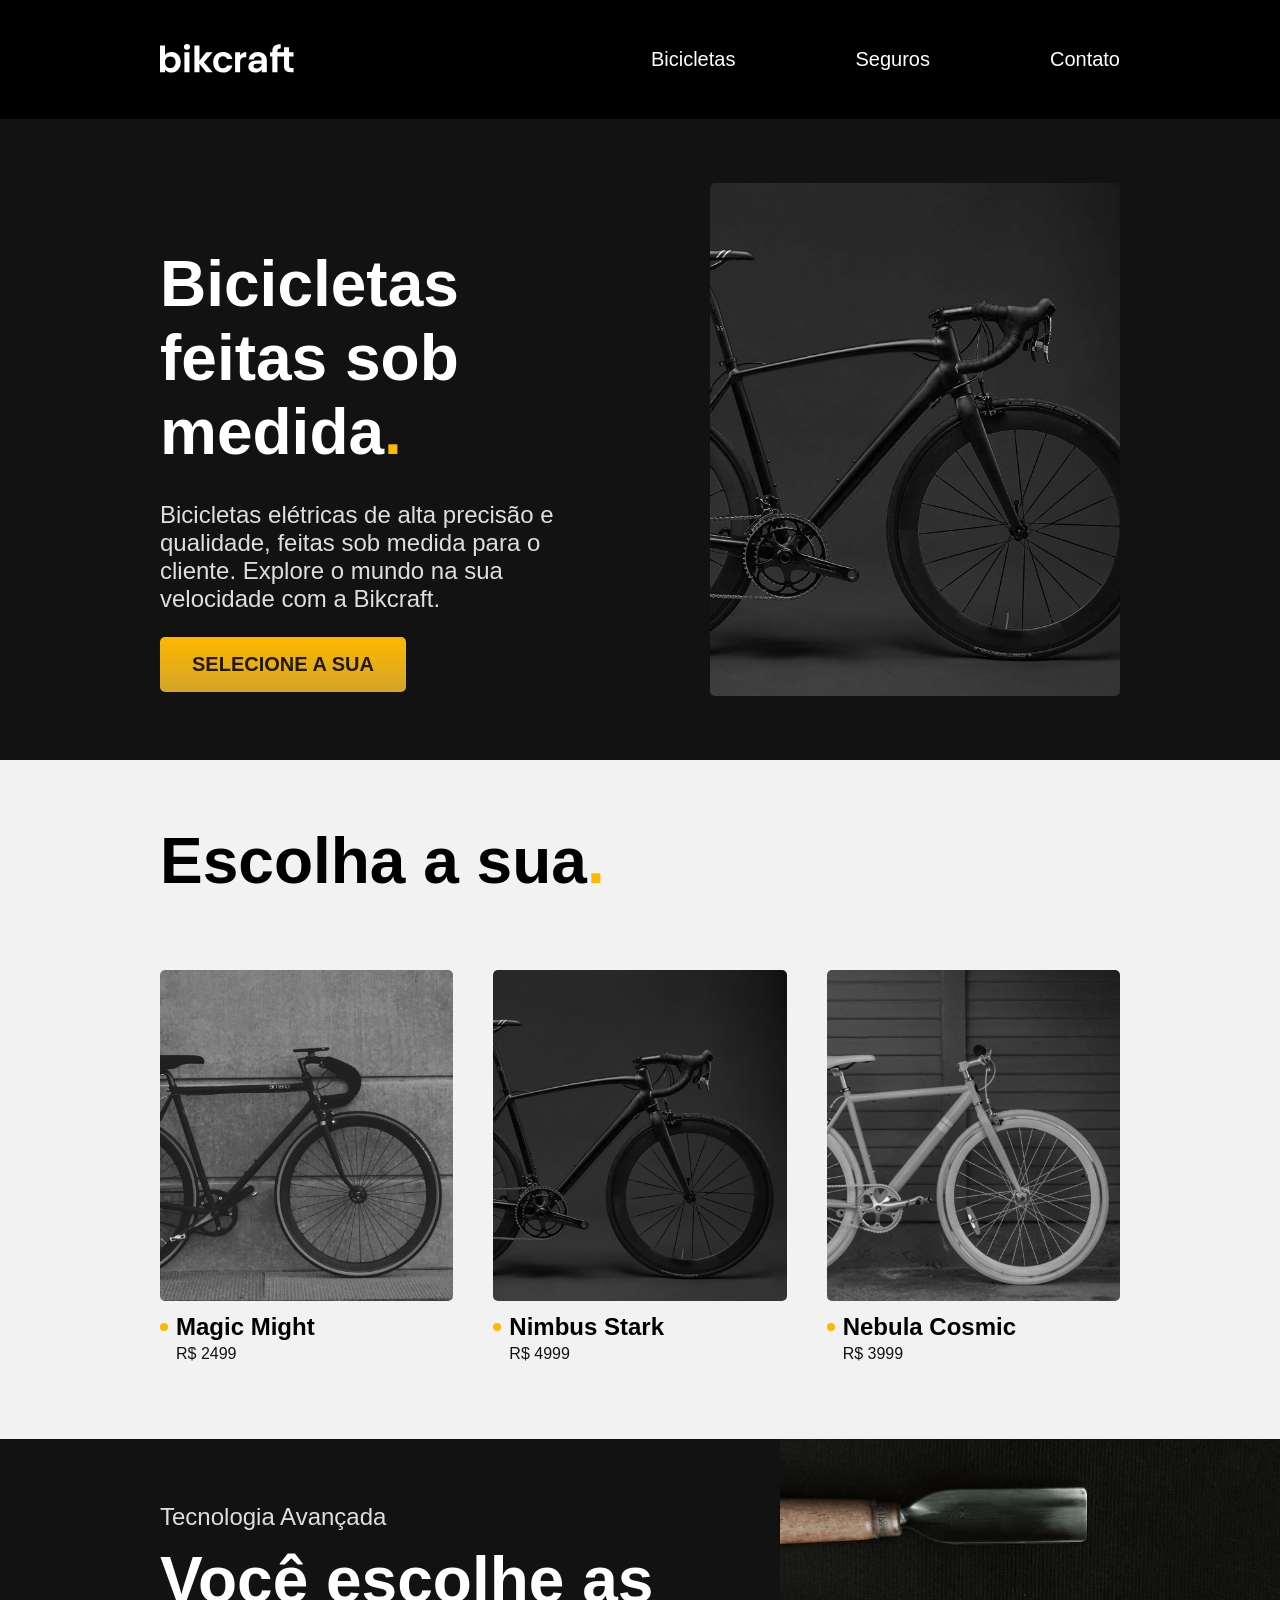
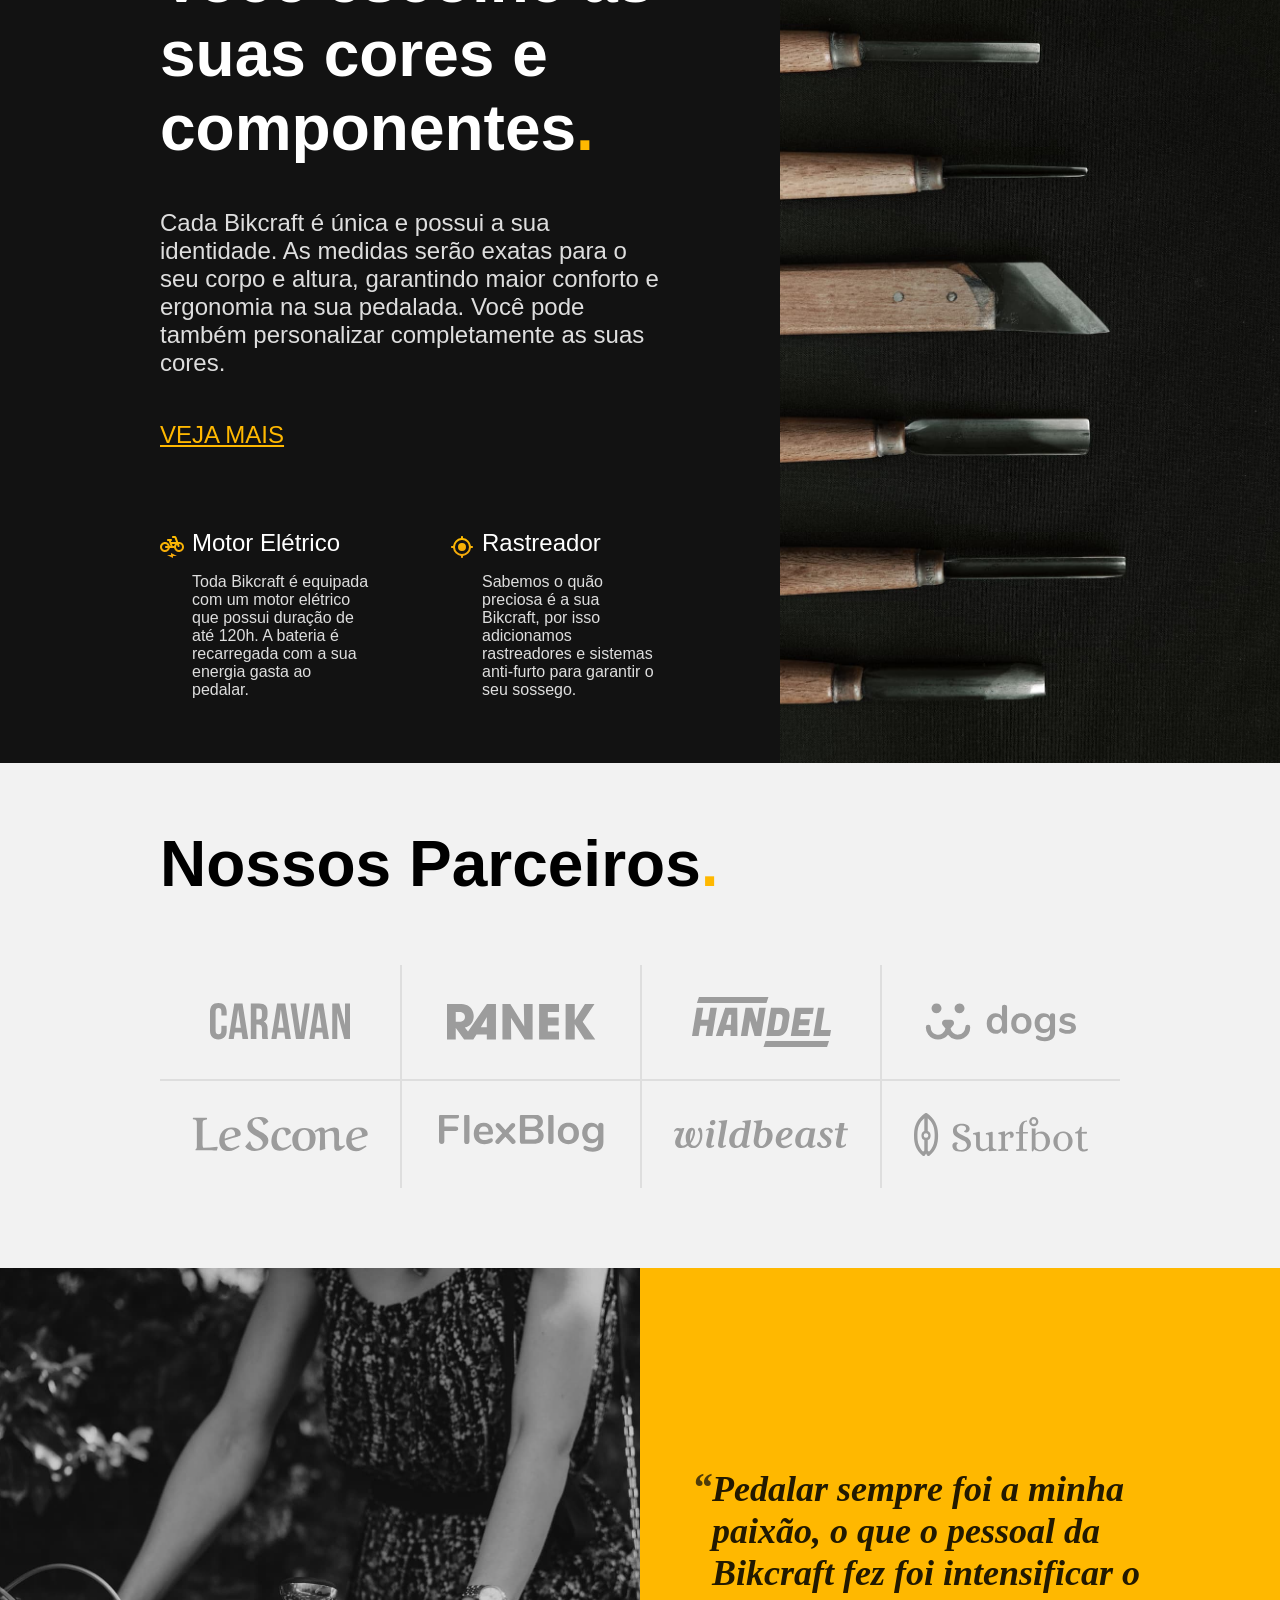
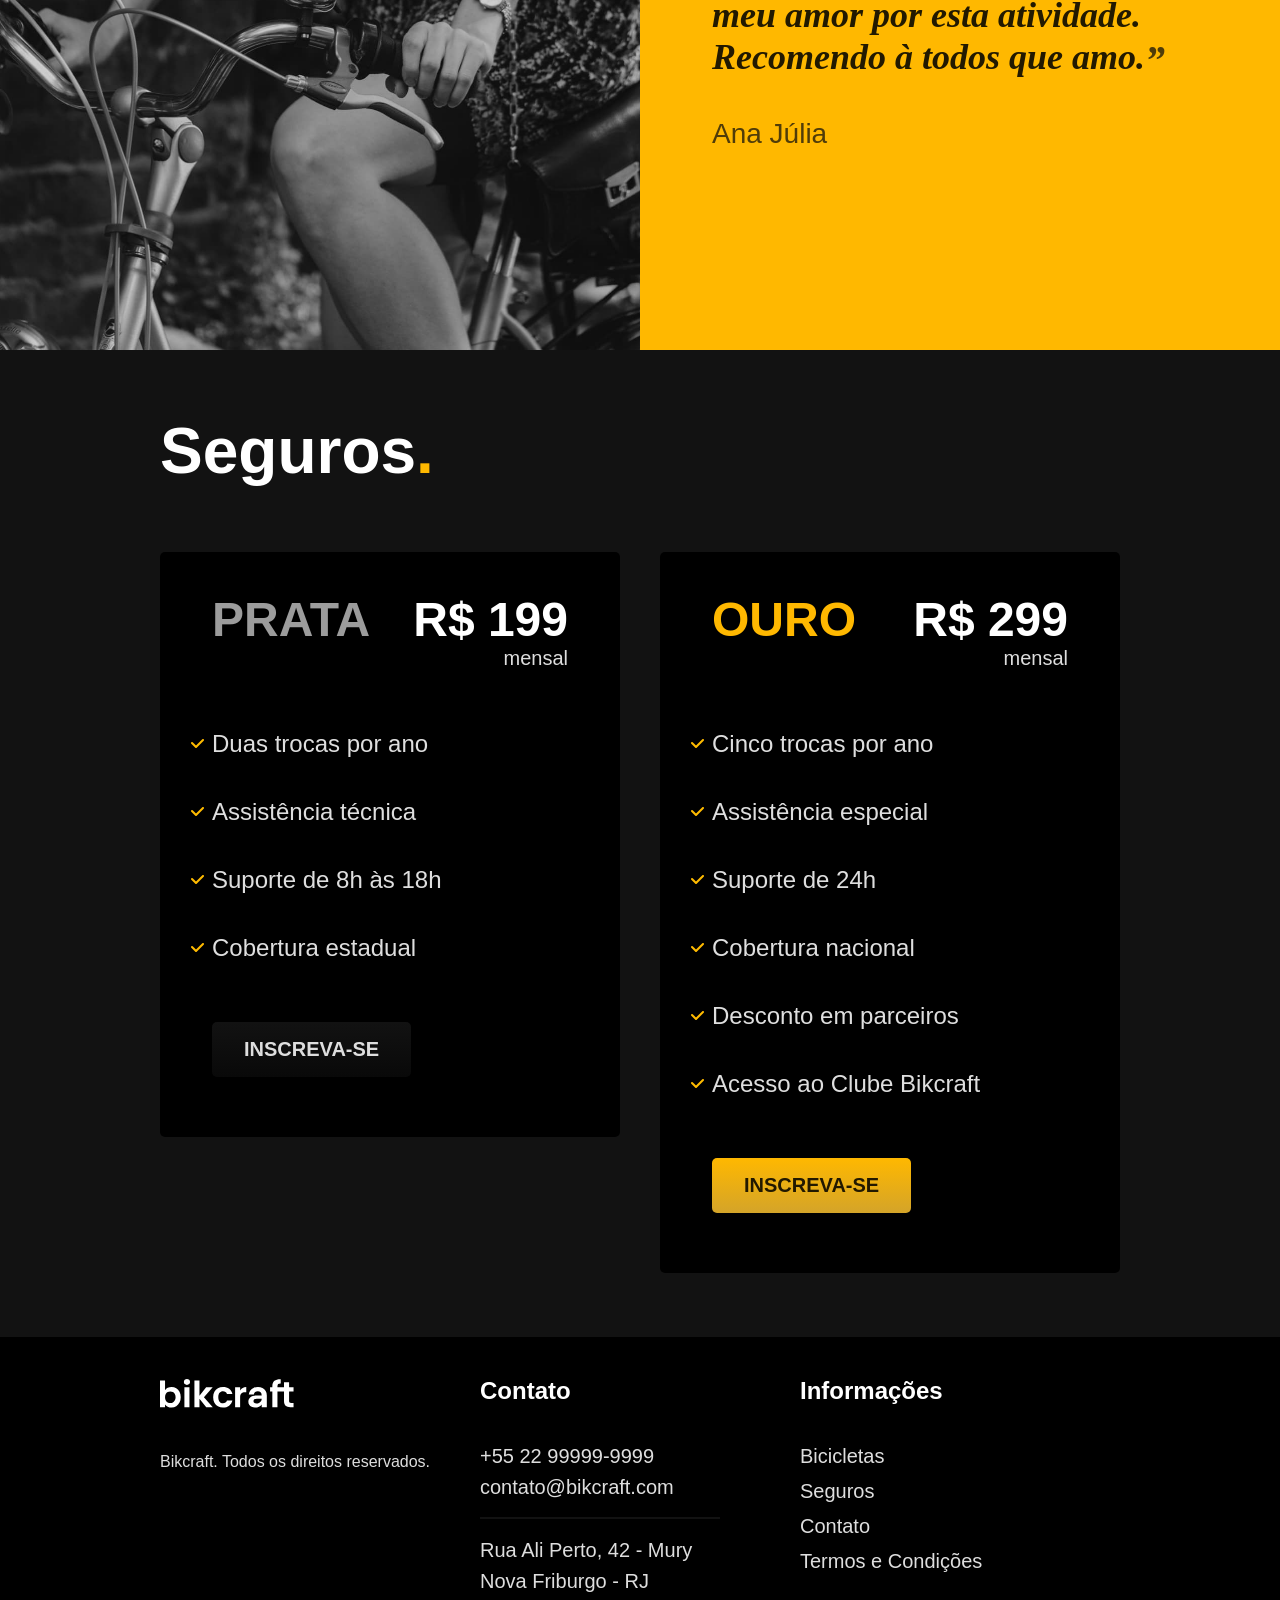
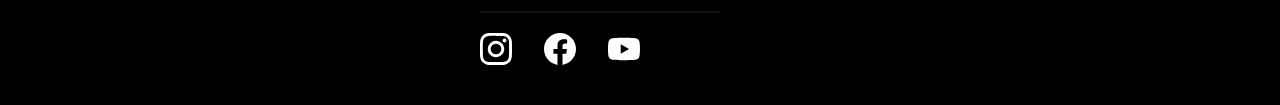
<file: index.html>
<!DOCTYPE html>
<html>
    <head>
        <link rel="stylesheet" href="./css/estilo.css">
        <link rel="icon" href="./img/favicon.svg" type="image/svg+xml">
        <title>Bikcraft</title>
        <meta name="description" content="Bicicletas elétricas de alta precisão e qualidade, feitas sob medida para o cliente. Explore o mundo na sua velocidade com a Bikcraft.">
        <meta name="viewport" content="width=device-width, initial-scale=1.0">
        <script>document.documentElement.classList.add("js")</script>
    </head>

    <body>
        <header class="cabecalho">
            <a href="./index.html"><img class="logo" src="./img/bikcraft.svg" alt="Bikcraft"></a>
            
            <nav>
                <ul class="menu">
                    <li><a href="./bicicletas.html">Bicicletas</a></li>
                    <li><a href="./seguros.html">Seguros</a></li>
                    <li><a href="./contato.html">Contato</a></li>
                </ul>
            </nav>
        </header>

        <main class="intro">
                <div class="intro-texto">
                    <h1>Bicicletas feitas sob medida<span>.</span></h1>
                    <p>Bicicletas elétricas de alta precisão e qualidade, feitas sob medida para o cliente. Explore o mundo na sua velocidade com a Bikcraft.</p>
                    <a class="botao" href="./bicicletas.html">SELECIONE A SUA</a>
                </div>

                <img class="intro-bicicleta" src="./img/fotos/introducao.jpg" alt="Bicicleta elétrica preta">
        </main>
        
        <article class="bicicletas-lista">
            <h2>Escolha a sua<span>.</span></h2>

            <ul>
                <li><a href="./bicicletas/magic.html">
                    <img src="./img/bicicletas/magic-home.jpg" alt="Bicicleta preta">
                    <h3>Magic Might</h3>
                    <p>R$ 2499</p>
                </a></li>

                <li><a href="./bicicletas/nimbus.html">
                    <img src="./img/bicicletas/nimbus-home.jpg" alt="Bicicleta preta">
                    <h3>Nimbus Stark</h3>
                    <p>R$ 4999</p>
                </a></li>

                <li><a href="./bicicletas/nebula.html">
                    <img src="./img/bicicletas/nebula-home.jpg" alt="Bicicleta branca">
                    <h3>Nebula Cosmic</h3>
                    <p>R$ 3999</p>
                </a></li>
            </ul>
        </article>

        <article class="tecnologia">
                <div class="tecnologia-texto">
                    <h3>Tecnologia Avançada</h3>
                    <h2>Você escolhe as suas cores e componentes<span>.</span></h2>
                    <p>Cada Bikcraft é única e possui a sua identidade. As medidas serão exatas para o seu corpo e altura, garantindo maior conforto e ergonomia na sua pedalada. Você pode também personalizar completamente as suas cores.</p>
                    <a class="link" href="./bicicletas.html">VEJA MAIS</a>

                    <div class="tecnologia-componentes">
                        <div class="tecnologia-componente">
                            <img class="icone" src="./img/icones/eletrica.svg">
                            <h3>Motor Elétrico</h3>
                            <p>Toda Bikcraft é equipada com um motor elétrico que possui duração de até 120h. A bateria é recarregada com a sua energia gasta ao pedalar.</p>
                        </div>

                        <div class="tecnologia-componente">
                            <img class="icone" src="./img/icones/rastreador.svg">
                            <h3>Rastreador</h3>
                            <p>Sabemos o quão preciosa é a sua Bikcraft, por isso adicionamos rastreadores e sistemas anti-furto para garantir o seu sossego.</p>
                        </div>
                    </div>
                </div>

                <img class="tecnologia-imagem" src="./img/fotos/tecnologia.jpg">
        </article>

        <section class="parceiros">
            <h2>Nossos Parceiros<span>.</span></h2>

            <ul class="marcas">
                <li><img src="./img/parceiros/caravan.svg" alt="Caravan"></li>
                <li><img src="./img/parceiros/ranek.svg" alt="Ranek"></li>
                <li><img src="./img/parceiros/handel.svg" alt="Handel"></li>
                <li><img src="./img/parceiros/dogs.svg" alt="Dogs"></li>
                <li><img src="./img/parceiros/lescone.svg" alt="LeScone"></li>
                <li><img src="./img/parceiros/flexblog.svg" alt="FlexBlog"></li>
                <li><img src="./img/parceiros/wildbeast.svg" alt="Wildbeast"></li>
                <li><img src="./img/parceiros/surfbot.svg" alt="Surfbot"></li>
            </ul>
        </section>

        <section class="depoimento">
            <img class="depoimento-imagem" src="./img/fotos/depoimento.jpg" alt="Pessoa pedalando uma bicicleta Bikcraft">

            <div class="depoimento-texto">
                <p class="depoimento-citacao">Pedalar sempre foi a minha paixão, o que o pessoal da Bikcraft fez foi intensificar o meu amor por esta atividade. Recomendo à todos que amo.</p>
                <p class="depoimento-nome">Ana Júlia</p>
            </div>
        </section>

        <article class="seguros">
            <h2>Seguros<span>.</span></h2>

            <div class="seguros-opcoes">
                <div class="seguro-prata">
                    <div class="seguro-titulo">
                        <h3>PRATA</h3>
                        <p class="seguro-preco">R$ 199<span>mensal</span></p>
                    </div>

                    <ul class="seguro-vantagens">
                        <li>Duas trocas por ano</li>
                        <li>Assistência técnica</li>
                        <li>Suporte de 8h às 18h</li>
                        <li>Cobertura estadual</li>
                    </ul>

                    <a class="botao" href="./orcamento.html?tipo=seguro&produto=prata">INSCREVA-SE</a>
                </div>

                <div class="seguro-ouro">
                    <div class="seguro-titulo">
                        <h3>OURO</h3>
                        <p class="seguro-preco">R$ 299<span>mensal</span></p>
                    </div>

                    <ul class="seguro-vantagens">
                        <li>Cinco trocas por ano</li>
                        <li>Assistência especial</li>
                        <li>Suporte de 24h</li>
                        <li>Cobertura nacional</li>
                        <li>Desconto em parceiros</li>
                        <li>Acesso ao Clube Bikcraft</li>
                    </ul>

                    <a class="botao" href="./orcamento.html?tipo=seguro&produto=ouro">INSCREVA-SE</a>
                </div>
            </div>
        </article>

        <footer class="rodape">
            <div class="rodape-marca">
                <a href="./index.html"><img class="logo" src="./img/bikcraft.svg" alt="Bikcraft"></a>
                <p>Bikcraft. Todos os direitos reservados.</p>
            </div>

            <div class="rodape-contato">
                <h3>Contato</h3>

                <ul class="rodape-telemail">
                    <li>+55 22 99999-9999</li>
                    <li>contato@bikcraft.com</li>
                </ul>

                <ul class="rodape-endereco">
                    <li>Rua Ali Perto, 42 - Mury</li>
                    <li>Nova Friburgo - RJ</li>
                </ul>

                <div class="rodape-redes">
                    <a href="https://google.com"><img src="./img/redes/instagram.svg" alt="Instagram"></a>
                    <a href="https://google.com"><img src="./img/redes/facebook.svg" alt="Facebook"></a>
                    <a href="https://google.com"><img src="./img/redes/youtube.svg" alt="Youtube"></a>
                </div>
            </div>

            <div class="rodape-info">
                <h3>Informações</h3>

                <ul class="rodape-nav">
                    <li><a href="./bicicletas.html">Bicicletas</a></li>
                    <li><a href="./seguros.html">Seguros</a></li>
                    <li><a href="./contato.html">Contato</a></li>
                    <li><a href="./termos.html">Termos e Condições</a></li>
                </ul>
            </div>
        </footer>

        <script src="./javascript/script.js"></script>
    </body>
</html>
</file>
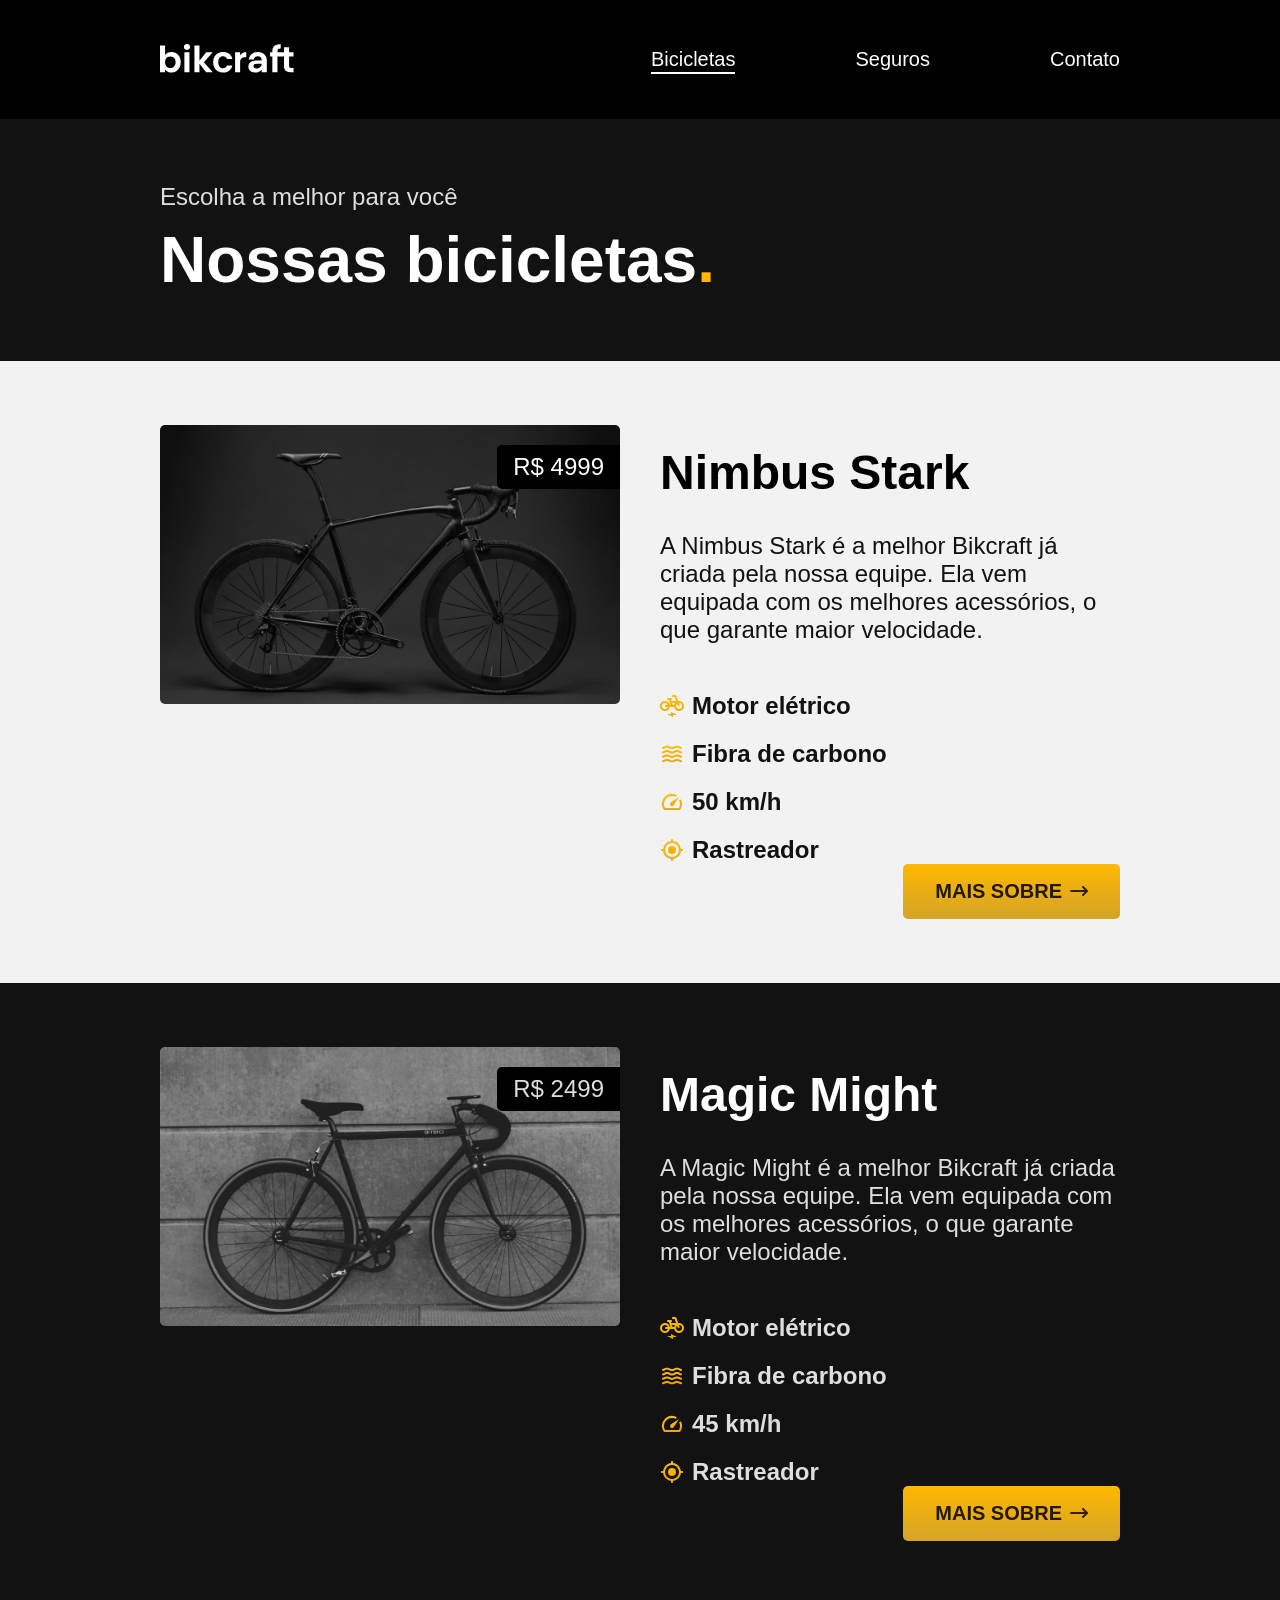
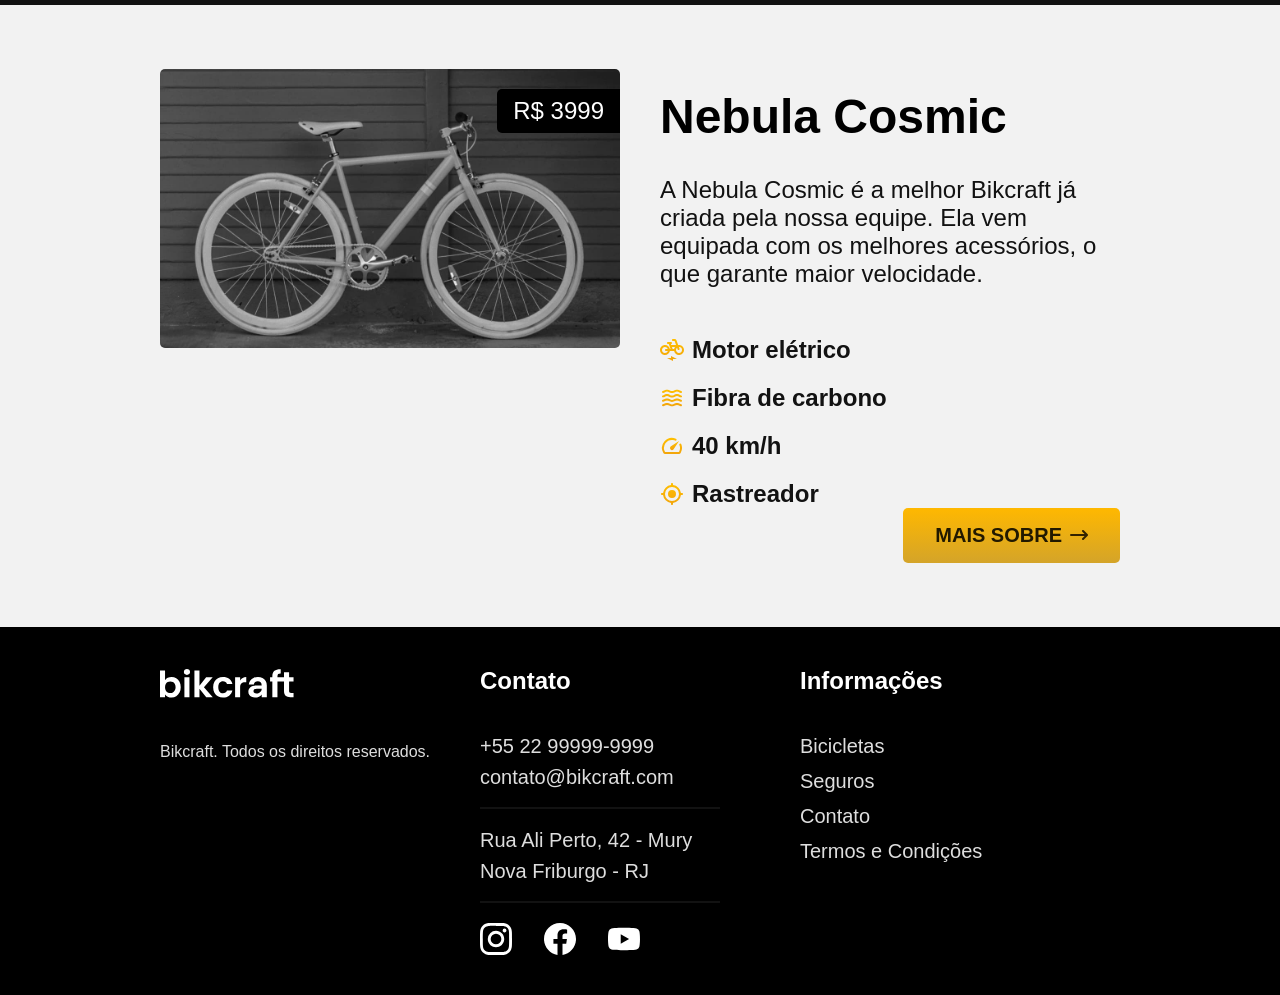
<file: bicicletas.html>
<!DOCTYPE html>
<html>
    <head>
        <link rel="stylesheet" href="./css/estilo.css">
        <link rel="icon" href="./img/favicon.svg" type="image/svg+xml">
        <title>Bicicletas | Bikcraft</title>
        <meta name="description" content="Bicicletas.">
        <meta name="viewport" content="width=device-width, initial-scale=1.0">
        <script>document.documentElement.classList.add("js")</script>
    </head>

    <body>
        <header class="cabecalho">
            <a href="./index.html"><img class="logo" src="./img/bikcraft.svg" alt="Bikcraft"></a>
            
            <nav>
                <ul class="menu">
                    <li><a href="./bicicletas.html">Bicicletas</a></li>
                    <li><a href="./seguros.html">Seguros</a></li>
                    <li><a href="./contato.html">Contato</a></li>
                </ul>
            </nav>
        </header>

        <main class="bicicletas">
            <div class="bicicletas-titulo">
                <h2>Escolha a melhor para você</h2>
                <h1>Nossas bicicletas<span>.</span></h1>
            </div>

            <div class="bicicleta-nimbus">
                <div class="bicicleta-imagem">
                    <img src="./img/bicicletas/nimbus.jpg" alt="Bicicleta preta">
                    <p class="bicicleta-preco">R$ 4999</p>
                </div>

                <div class="bicicleta-texto">
                    <h2>Nimbus Stark</h2>
                    <p>A Nimbus Stark é a melhor Bikcraft já criada pela nossa equipe. Ela vem equipada com os melhores acessórios, o que garante maior velocidade.</p>

                    <ul class="bicicleta-componentes">
                        <li><img src="./img/icones/eletrica.svg">Motor elétrico</li>
                        <li><img src="./img/icones/carbono.svg">Fibra de carbono</li>
                        <li><img src="./img/icones/velocidade.svg">50 km/h</li>
                        <li><img src="./img/icones/rastreador.svg">Rastreador</li>
                    </ul>

                    <a class="botao" href="./bicicletas/nimbus.html">MAIS SOBRE<img src="./img/icones/seta.svg"></a>
                </div>
            </div>

            <div class="bicicleta-magic">
                <div class="bicicleta-imagem">
                    <img src="./img/bicicletas/magic.jpg" alt="Bicicleta preta">
                    <p class="bicicleta-preco">R$ 2499</p>
                </div>

                <div class="bicicleta-texto">
                    <h2>Magic Might</h2>
                    <p>A Magic Might é a melhor Bikcraft já criada pela nossa equipe. Ela vem equipada com os melhores acessórios, o que garante maior velocidade.</p>

                    <ul class="bicicleta-componentes">
                        <li><img src="./img/icones/eletrica.svg">Motor elétrico</li>
                        <li><img src="./img/icones/carbono.svg">Fibra de carbono</li>
                        <li><img src="./img/icones/velocidade.svg">45 km/h</li>
                        <li><img src="./img/icones/rastreador.svg">Rastreador</li>
                    </ul>

                    <a class="botao" href="./bicicletas/magic.html">MAIS SOBRE<img src="./img/icones/seta.svg"></a>
                </div>
            </div>

            <div class="bicicleta-nebula">
                <div class="bicicleta-imagem">
                    <img src="./img/bicicletas/nebula.jpg" alt="Bicicleta branca">
                    <p class="bicicleta-preco">R$ 3999</p>
                </div>

                <div class="bicicleta-texto">
                    <h2>Nebula Cosmic</h2>
                    <p>A Nebula Cosmic é a melhor Bikcraft já criada pela nossa equipe. Ela vem equipada com os melhores acessórios, o que garante maior velocidade.</p>

                    <ul class="bicicleta-componentes">
                        <li><img src="./img/icones/eletrica.svg">Motor elétrico</li>
                        <li><img src="./img/icones/carbono.svg">Fibra de carbono</li>
                        <li><img src="./img/icones/velocidade.svg">40 km/h</li>
                        <li><img src="./img/icones/rastreador.svg">Rastreador</li>
                    </ul>

                    <a class="botao" href="./bicicletas/nebula.html">MAIS SOBRE<img src="./img/icones/seta.svg"></a>
                </div>
            </div>
        </main>

        <footer class="rodape">
            <div class="rodape-marca">
                <a href="./index.html"><img class="logo" src="./img/bikcraft.svg" alt="Bikcraft"></a>
                <p>Bikcraft. Todos os direitos reservados.</p>
            </div>

            <div class="rodape-contato">
                <h3>Contato</h3>

                <ul class="rodape-telemail">
                    <li>+55 22 99999-9999</li>
                    <li>contato@bikcraft.com</li>
                </ul>

                <ul class="rodape-endereco">
                    <li>Rua Ali Perto, 42 - Mury</li>
                    <li>Nova Friburgo - RJ</li>
                </ul>

                <div class="rodape-redes">
                    <a href="https://google.com"><img src="./img/redes/instagram.svg" alt="Instagram"></a>
                    <a href="https://google.com"><img src="./img/redes/facebook.svg" alt="Facebook"></a>
                    <a href="https://google.com"><img src="./img/redes/youtube.svg" alt="Youtube"></a>
                </div>
            </div>

            <div class="rodape-info">
                <h3>Informações</h3>

                <ul class="rodape-nav">
                    <li><a href="./bicicletas.html">Bicicletas</a></li>
                    <li><a href="./seguros.html">Seguros</a></li>
                    <li><a href="./contato.html">Contato</a></li>
                    <li><a href="./termos.html">Termos e Condições</a></li>
                </ul>
            </div>
        </footer>

        <script src="./javascript/script.js"></script>
    </body>
</html>
</file>
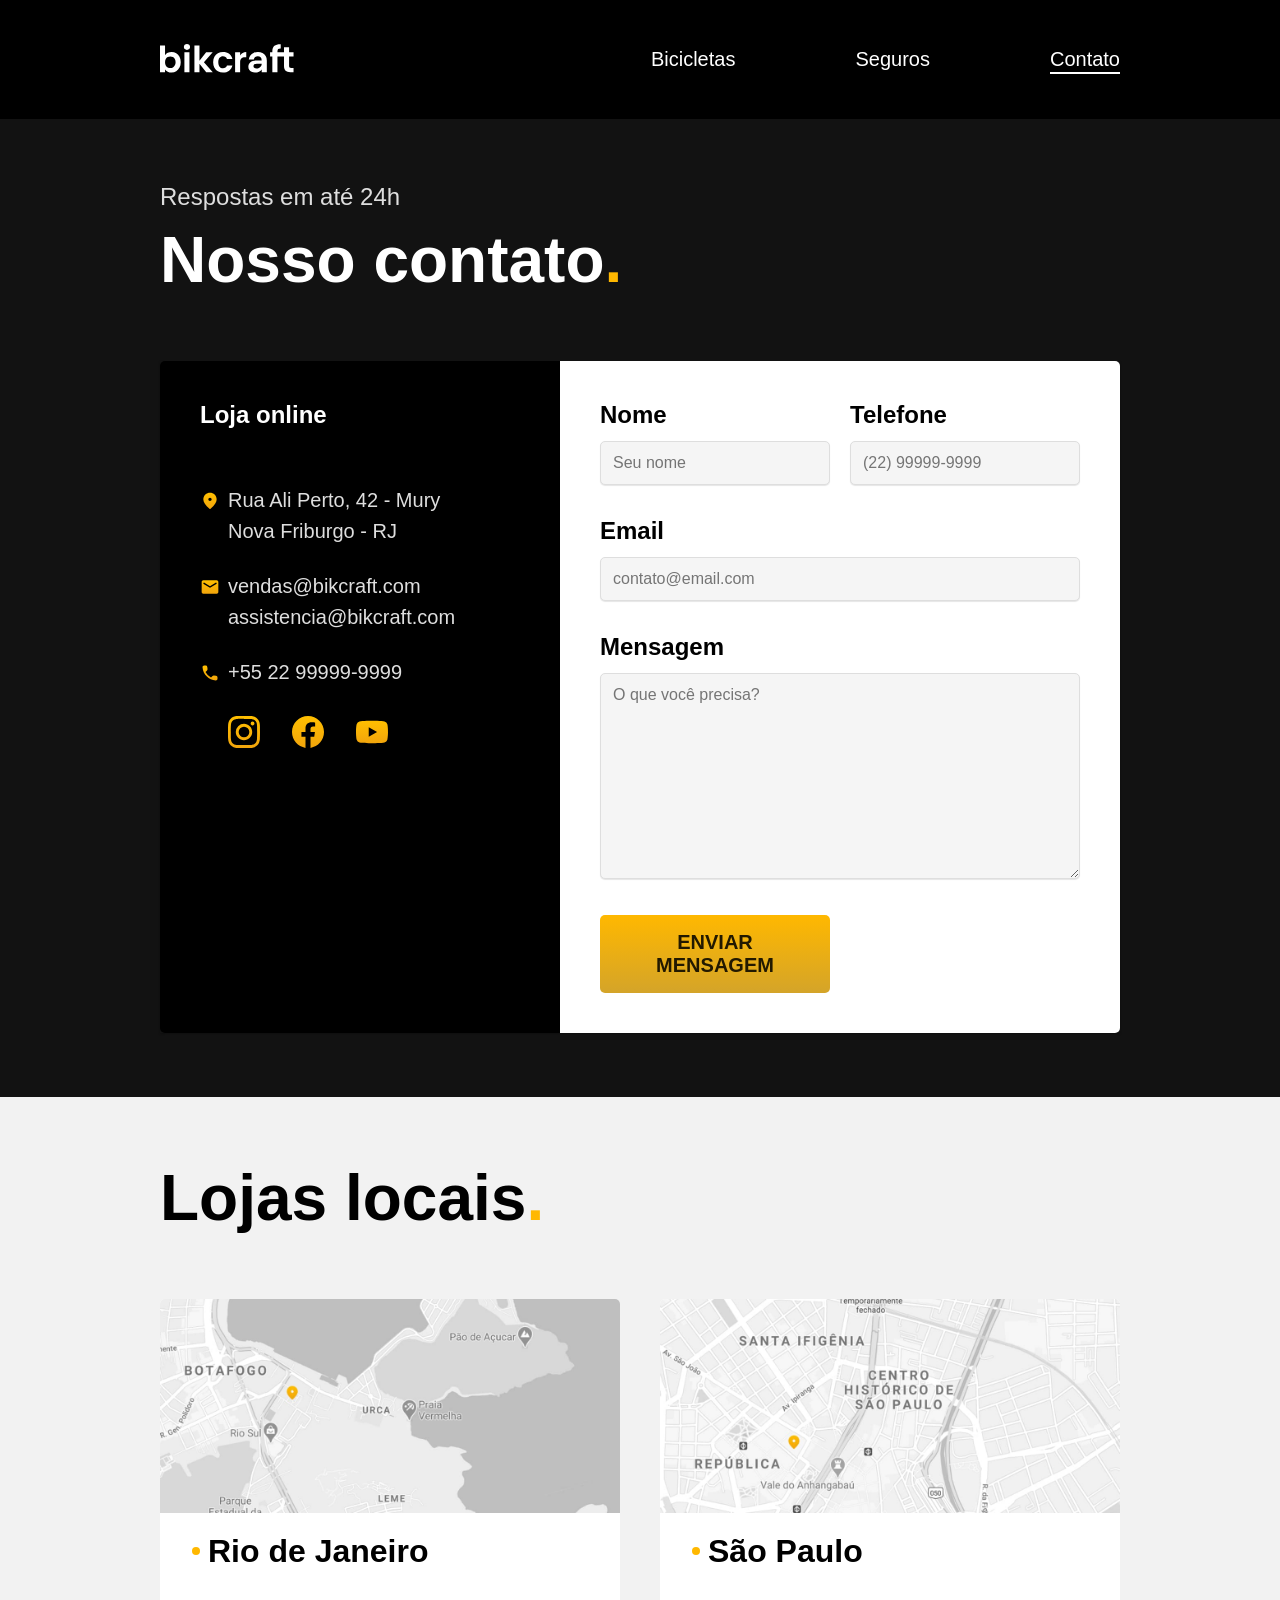
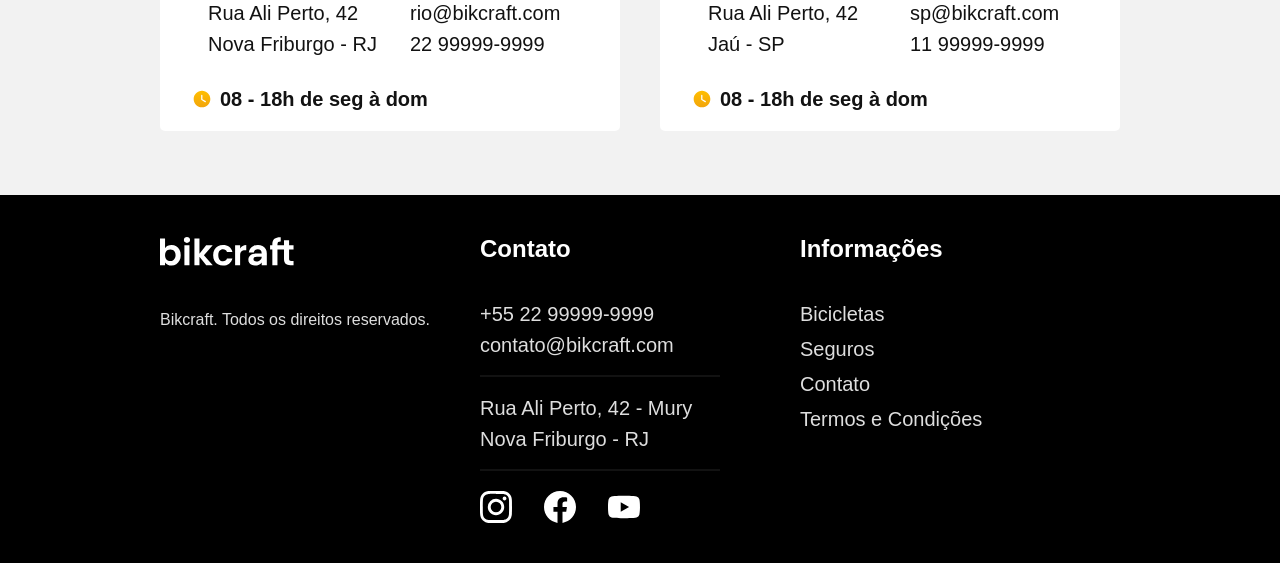
<file: contato.html>
<!DOCTYPE html>
<html>
    <head>
        <link rel="stylesheet" href="./css/estilo.css">
        <link rel="icon" href="./img/favicon.svg" type="image/svg+xml">
        <title>Contato | Bikcraft</title>
        <meta name="description" content="Contato.">
        <meta name="viewport" content="width=device-width, initial-scale=1.0">
        <script>document.documentElement.classList.add("js")</script>
    </head>

    <body>
        <header class="cabecalho">
            <a href="./index.html"><img class="logo" src="./img/bikcraft.svg" alt="Bikcraft"></a>
            
            <nav>
                <ul class="menu">
                    <li><a href="./bicicletas.html">Bicicletas</a></li>
                    <li><a href="./seguros.html">Seguros</a></li>
                    <li><a href="./contato.html">Contato</a></li>
                </ul>
            </nav>
        </header>

        <main class="contato">
            <div class="contato-titulo">
                <h2>Respostas em até 24h</h2>
                <h1>Nosso contato<span>.</span></h1>
            </div>

            <div class="contato-tela">
                <section class="contato-dados">
                    <h2>Loja online</h2>

                    <div class="contato-endereco">
                        <img src="./img/icones/local.svg">
                        <p>Rua Ali Perto, 42 - Mury</p>
                        <p>Nova Friburgo - RJ</p>
                    </div>

                    <div class="contato-email">
                        <img src="./img/icones/email.svg">
                        <p>vendas@bikcraft.com</p>
                        <p>assistencia@bikcraft.com</p>
                    </div>
                    
                    <div class="contato-telefone">
                        <img src="./img/icones/telefone.svg">
                        <p>+55 22 99999-9999</p>
                    </div>

                    <div class="contato-redes">
                        <a href="https://google.com"><img src="./img/redes/instagram-p.svg" alt="Instagram"></a>
                        <a href="https://google.com"><img src="./img/redes/facebook-p.svg" alt="Facebook"></a>
                        <a href="https://google.com"><img src="./img/redes/youtube-p.svg" alt="Youtube"></a>
                    </div>
                </section>

                <section class="contato-formulario">
                    <form class="formulario" action="./contato.html">
                        <div class="formulario-nome">
                            <label for="nome">Nome</label>
                            <input type="text" id="nome" name="nome" placeholder="Seu nome">
                        </div>

                        <div class="formulario-telefone">
                            <label for="telefone">Telefone</label>
                            <input type="text" id="telefone" name="telefone" placeholder="(22) 99999-9999">
                        </div>

                        <div class="formulario-email">
                            <label for="email">Email</label>
                            <input type="email" id="email" name="email" placeholder="contato@email.com">
                        </div>

                        <div class="formulario-mensagem">
                            <label for="mensagem">Mensagem</label>
                            <textarea rows="10" id="mensagem" name="mensagem" placeholder="O que você precisa?"></textarea>
                        </div>

                        <button class="botao">ENVIAR MENSAGEM</button>
                    </form>
                </section>
            </div>
        </main>

        <article class="lojas">
            <h2>Lojas locais<span>.</span></h2>

            <div class="lojas-locais">
                <div class="lojas-rj">
                    <img src="./img/lojas/rj.jpg" alt="Mapa marcando o endereço na Rua Ali Perto, 42 - Nova Friburgo - RJ">

                    <div class="lojas-texto">
                        <h3>Rio de Janeiro</h3>

                        <div class="lojas-dados">
                            <div class="lojas-endereco">
                                <p>Rua Ali Perto, 42</p>
                                <p>Nova Friburgo - RJ</p>
                            </div>

                            <div class="lojas-contato">
                                <p>rio@bikcraft.com</p>
                                <p>22 99999-9999</p>
                            </div>
                        </div>

                        <p class="lojas-horario"><img src="./img/icones/horario.svg">08 - 18h de seg à dom</p>
                    </div>
                </div>

                <div class="lojas-sp">
                    <img src="./img/lojas/sp.jpg" alt="Mapa marcando o endereço na Rua Ali Perto, 42 - Jaú - SP">

                    <div class="lojas-texto">
                        <h3>São Paulo</h3>

                        <div class="lojas-dados">
                            <div class="lojas-endereco">
                                <p>Rua Ali Perto, 42</p>
                                <p>Jaú - SP</p>
                            </div>

                            <div class="lojas-contato">
                                <p>sp@bikcraft.com</p>
                                <p>11 99999-9999</p>
                            </div>
                        </div>

                        <p class="lojas-horario"><img src="./img/icones/horario.svg">08 - 18h de seg à dom</p>
                    </div>
                </div>
            </div>
        </article>

        <footer class="rodape">
            <div class="rodape-marca">
                <a href="./index.html"><img class="logo" src="./img/bikcraft.svg" alt="Bikcraft"></a>
                <p>Bikcraft. Todos os direitos reservados.</p>
            </div>

            <div class="rodape-contato">
                <h3>Contato</h3>

                <ul class="rodape-telemail">
                    <li>+55 22 99999-9999</li>
                    <li>contato@bikcraft.com</li>
                </ul>

                <ul class="rodape-endereco">
                    <li>Rua Ali Perto, 42 - Mury</li>
                    <li>Nova Friburgo - RJ</li>
                </ul>

                <div class="rodape-redes">
                    <a href="https://google.com"><img src="./img/redes/instagram.svg" alt="Instagram"></a>
                    <a href="https://google.com"><img src="./img/redes/facebook.svg" alt="Facebook"></a>
                    <a href="https://google.com"><img src="./img/redes/youtube.svg" alt="Youtube"></a>
                </div>
            </div>

            <div class="rodape-info">
                <h3>Informações</h3>

                <ul class="rodape-nav">
                    <li><a href="./bicicletas.html">Bicicletas</a></li>
                    <li><a href="./seguros.html">Seguros</a></li>
                    <li><a href="./contato.html">Contato</a></li>
                    <li><a href="./termos.html">Termos e Condições</a></li>
                </ul>
            </div>
        </footer>

        <script src="/javascript/script.js"></script>
    </body>
</html>
</file>
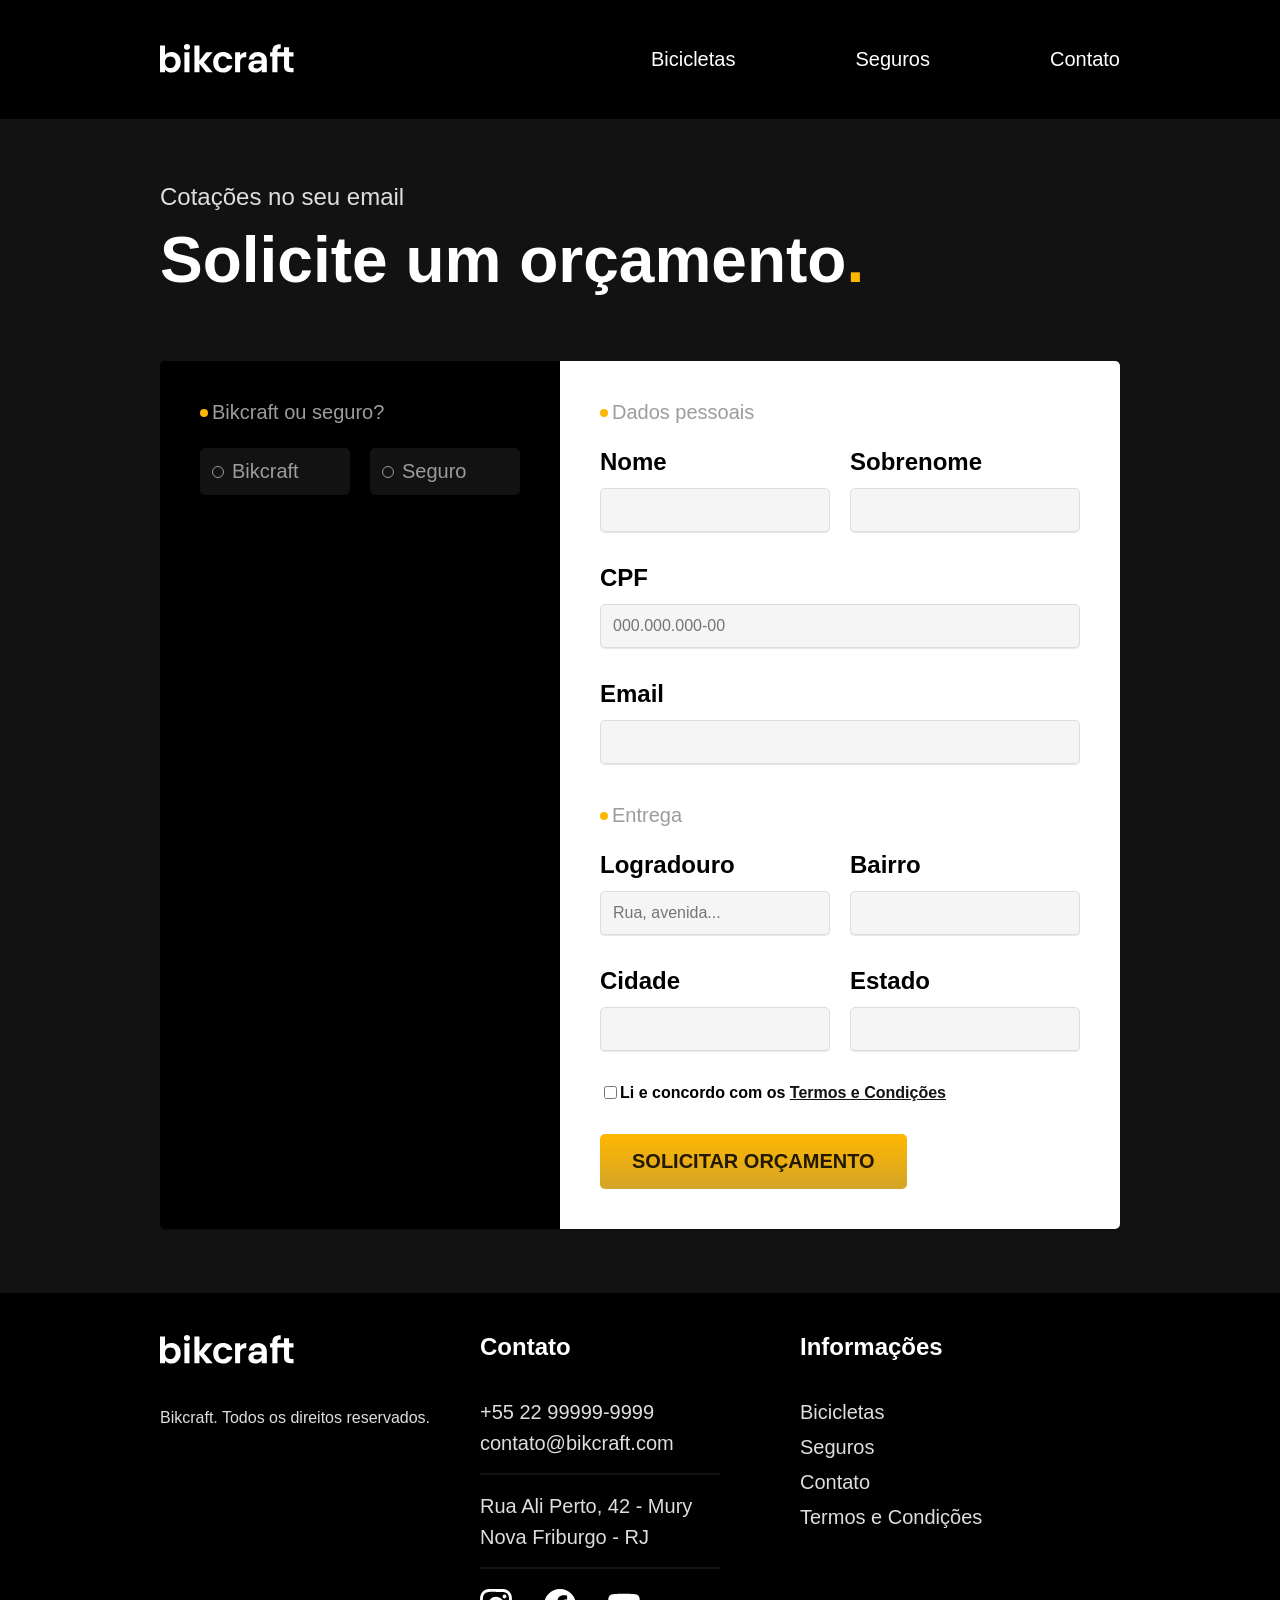
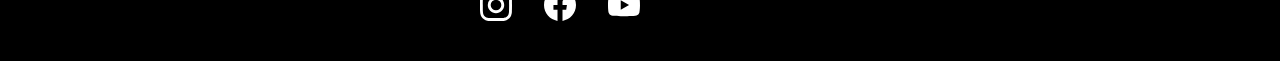
<file: orcamento.html>
<!DOCTYPE html>
<html>
    <head>
        <link rel="stylesheet" href="./css/estilo.css">
        <link rel="icon" href="./img/favicon.svg" type="image/svg+xml">
        <title>Orçamento | Bikcraft</title>
        <meta name="description" content="Orçamento.">
        <meta name="viewport" content="width=device-width, initial-scale=1.0">
        <script>document.documentElement.classList.add("js")</script>
    </head>

    <body>
        <header class="cabecalho">
            <a href="./index.html"><img class="logo" src="./img/bikcraft.svg" alt="Bikcraft"></a>
            
            <nav>
                <ul class="menu">
                    <li><a href="./bicicletas.html">Bicicletas</a></li>
                    <li><a href="./seguros.html">Seguros</a></li>
                    <li><a href="./contato.html">Contato</a></li>
                </ul>
            </nav>
        </header>

        <main class="orcamento">
            <div class="orcamento-titulo">
                <h2>Cotações no seu email</h2>
                <h1>Solicite um orçamento<span>.</span></h1>
            </div>

            <form class="orcamento-tela" action="./orcamento.html">
                <div class="orcamento-produto">
                    <h2>Bikcraft ou seguro?</h2>

                    <input type="radio" id="bikcraft" name="tipo" value="bikcraft">
                    <label for="bikcraft">Bikcraft</label>
                    
                    <input type="radio" id="seguro" name="tipo" value="seguro">
                    <label for="seguro">Seguro</label>
                    
                    <div class="orcamento-item" id="orcamento-bikcraft">
                        <h2>Escolha a sua</h2>

                        <input type="radio" id="nimbus" name="produto" value="nimbus">
                        <label for="nimbus">Nimbus Stark <span>R$ 4999</span></label>
                        <div class="orcamento-bicicleta" id="orcamento-nimbus">
                            <ul>
                                <li><img src="./img/icones/eletrica.svg">Motor elétrico</li>
                                <li><img src="./img/icones/carbono.svg">Fibra de carbono</li>
                                <li><img src="./img/icones/velocidade.svg">50 km/h</li>
                                <li><img src="./img/icones/rastreador.svg">Rastreador</li>
                            </ul>

                            <img src="./img/bicicletas/nimbus.jpg" alt="Bicicleta preta">
                        </div>

                        <input type="radio" id="magic" name="produto" value="magic">
                        <label for="magic">Magic Might <span>R$ 2499</span></label>
                        <div class="orcamento-bicicleta" id="orcamento-magic">
                            <ul>
                                <li><img src="./img/icones/eletrica.svg">Motor elétrico</li>
                                <li><img src="./img/icones/carbono.svg">Fibra de carbono</li>
                                <li><img src="./img/icones/velocidade.svg">45 km/h</li>
                                <li><img src="./img/icones/rastreador.svg">Rastreador</li>
                            </ul>

                            <img src="./img/bicicletas/magic.jpg" alt="Bicicleta branca">
                        </div>

                        <input type="radio" id="nebula" name="produto" value="nebula">
                        <label for="nebula">Nebula Cosmic <span>R$ 3999</span></label>
                        <div class="orcamento-bicicleta" id="orcamento-nebula">
                            <ul>
                                <li><img src="./img/icones/eletrica.svg">Motor elétrico</li>
                                <li><img src="./img/icones/carbono.svg">Fibra de carbono</li>
                                <li><img src="./img/icones/velocidade.svg">50 km/h</li>
                                <li><img src="./img/icones/rastreador.svg">Rastreador</li>
                            </ul>

                            <img src="./img/bicicletas/nebula.jpg" alt="Bicicleta preta">
                        </div>
                    </div>

                    <div class="orcamento-item" id="orcamento-seguro">
                        <h2>Escolha o plano</h2>

                        <input type="radio" id="prata" name="produto" value="prata">
                        <label for="prata">Prata <span>R$ 199</span></label>

                        <input type="radio" id="ouro" name="produto" value="ouro">
                        <label for="ouro">Ouro <span>R$ 299</span></label>
                    </div>
                </div>

                <div class="orcamento-dados">
                    <h2>Dados pessoais</h2>

                    <div class="formulario">
                        <div class="formulario-nome">
                            <label for="nome">Nome</label>
                            <input type="text" id="nome" name="nome">
                        </div>

                        <div class="formulario-sobrenome">
                            <label for="sobrenome">Sobrenome</label>
                            <input type="text" id="sobrenome" name="sobrenome">
                        </div>
                        
                        <div class="formulario-cpf">
                            <label for="cpf">CPF</label>
                            <input type="text" id="cpf" name="cpf" placeholder="000.000.000-00">
                        </div>

                        <div class="formulario-email">
                            <label for="email">Email</label>
                            <input type="email" id="email" name="email">
                        </div>
                    </div>
                    
                    <h2>Entrega</h2>

                    <div class="formulario">
                        <div class="formulario-logradouro">
                            <label for="logradouro">Logradouro</label>
                            <input type="text" id="logradouro" name="logradouro" placeholder="Rua, avenida...">
                        </div>

                        <div class="formulario-bairro">
                            <label for="bairro">Bairro</label>
                            <input type="text" id="bairro" name="bairro">
                        </div>

                        <div class="formulario-cidade">
                            <label for="cidade">Cidade</label>
                            <input type="text" id="cidade" name="cidade">
                        </div>

                        <div class="formulario-estado">
                            <label for="estado">Estado</label>
                            <input type="text" id="estado" name="estado">
                        </div>

                        <div class="formulario-termos">
                            <input type="checkbox" id="termos" name="termos">
                            <label for="termos">Li e concordo com os <a href="./termos.html">Termos e Condições</a></label>
                        </div>
                    </div>

                    <button class="botao">SOLICITAR ORÇAMENTO</button>
                </div>
            </form>
        </main>

            <footer class="rodape">
                <div class="rodape-marca">
                    <a href="./index.html"><img class="logo" src="./img/bikcraft.svg" alt="Bikcraft"></a>
                    <p>Bikcraft. Todos os direitos reservados.</p>
                </div>
    
                <div class="rodape-contato">
                    <h3>Contato</h3>
    
                    <ul class="rodape-telemail">
                        <li>+55 22 99999-9999</li>
                        <li>contato@bikcraft.com</li>
                    </ul>
    
                    <ul class="rodape-endereco">
                        <li>Rua Ali Perto, 42 - Mury</li>
                        <li>Nova Friburgo - RJ</li>
                    </ul>
    
                    <div class="rodape-redes">
                        <a href="https://google.com"><img src="./img/redes/instagram.svg" alt="Instagram"></a>
                        <a href="https://google.com"><img src="./img/redes/facebook.svg" alt="Facebook"></a>
                        <a href="https://google.com"><img src="./img/redes/youtube.svg" alt="Youtube"></a>
                    </div>
                </div>
    
                <div class="rodape-info">
                    <h3>Informações</h3>
    
                    <ul class="rodape-nav">
                        <li><a href="./bicicletas.html">Bicicletas</a></li>
                        <li><a href="./seguros.html">Seguros</a></li>
                        <li><a href="./contato.html">Contato</a></li>
                        <li><a href="./termos.html">Termos e Condições</a></li>
                    </ul>
                </div>
            </footer>

            <script src="./javascript/script.js"></script>
        </body>
    </html>
</file>
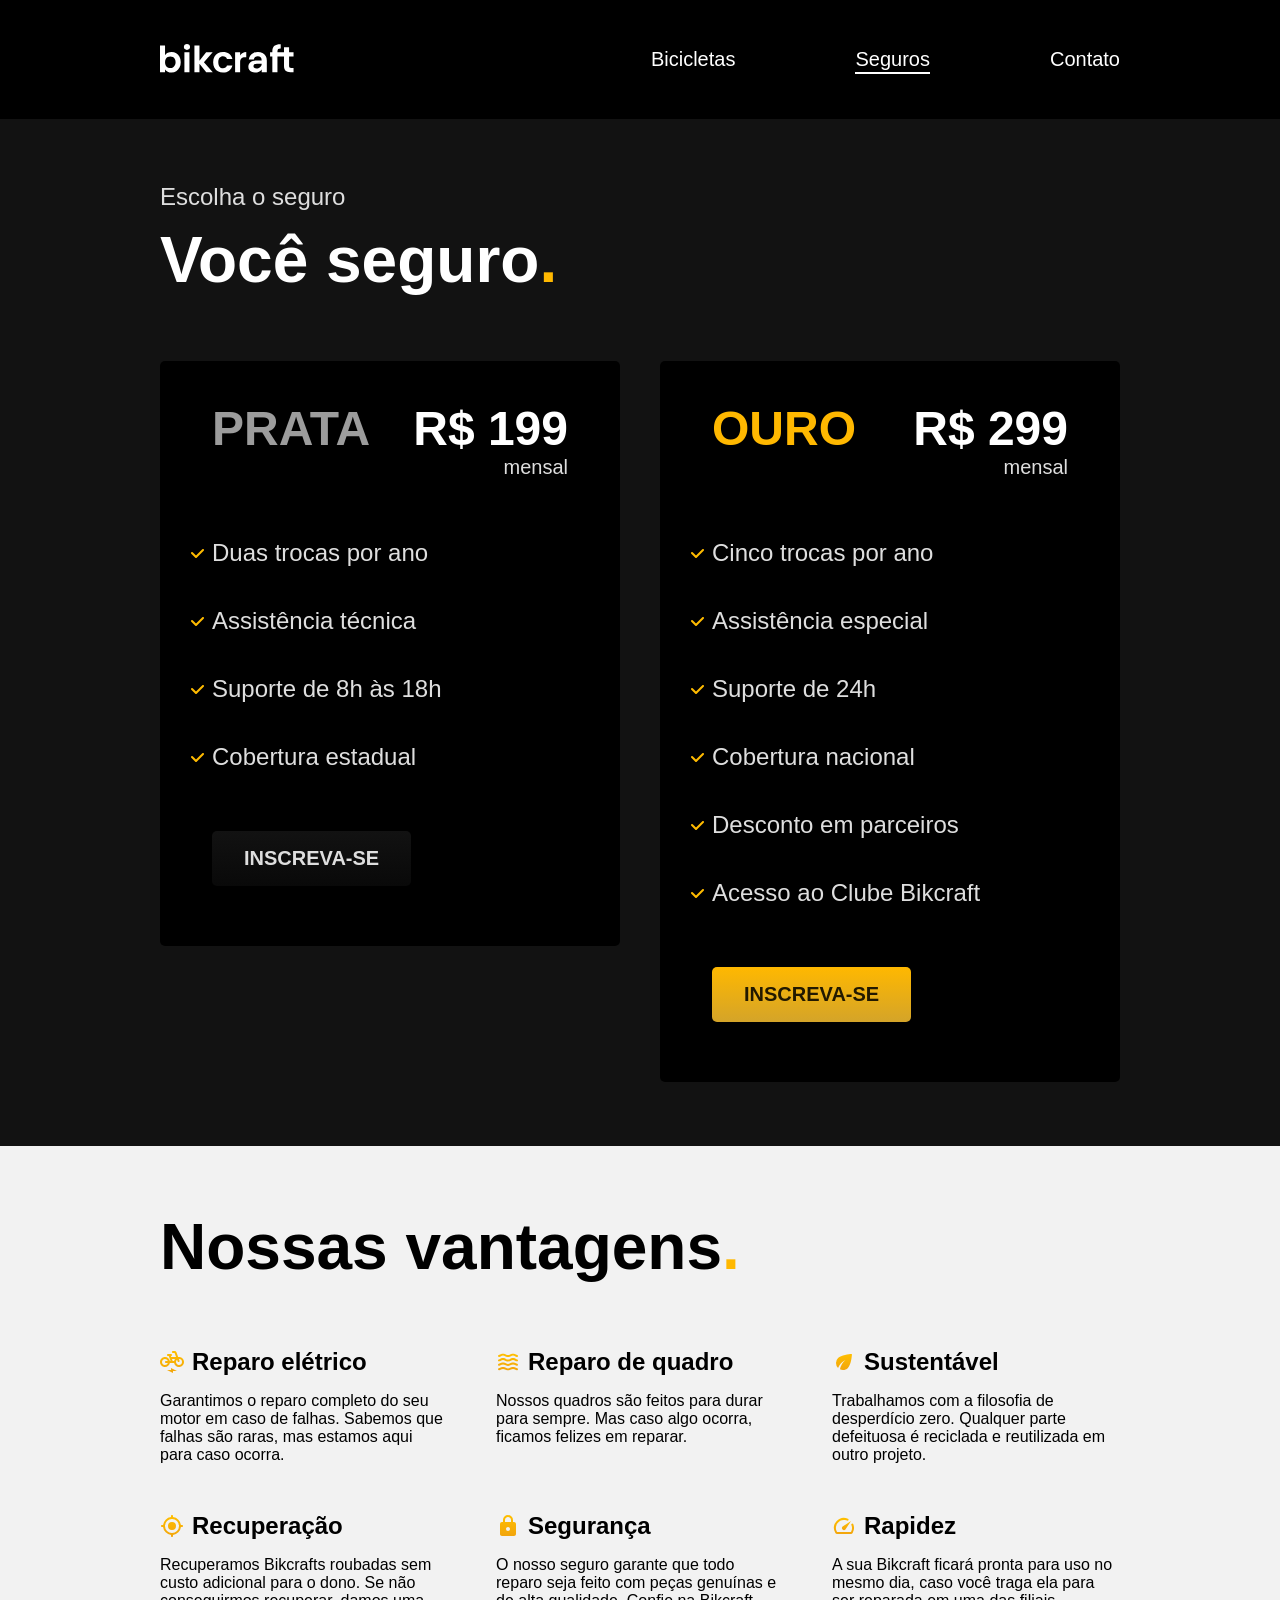
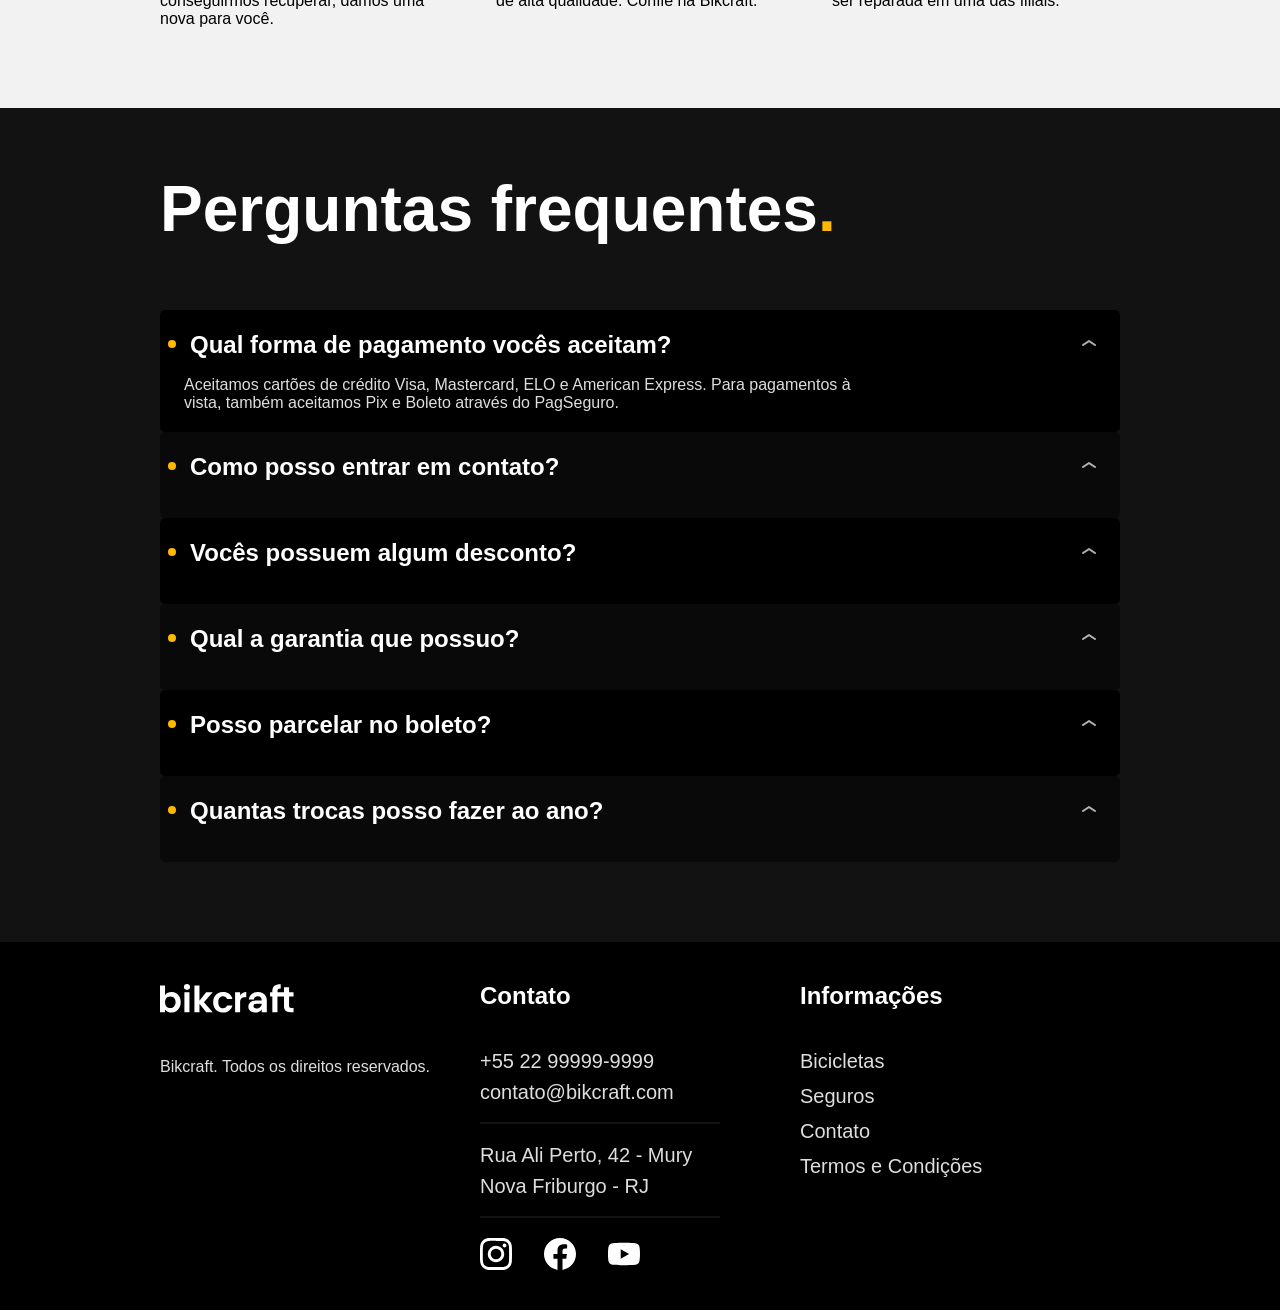
<file: seguros.html>
<!DOCTYPE html>
<html>
    <head>
        <link rel="stylesheet" href="./css/estilo.css">
        <link rel="icon" href="./img/favicon.svg" type="image/svg+xml">
        <title>Seguros | Bikcraft</title>
        <meta name="description" content="Seguros.">
        <meta name="viewport" content="width=device-width, initial-scale=1.0">
        <script>document.documentElement.classList.add("js")</script>
    </head>

    <body>
        <header class="cabecalho">
            <a href="./index.html"><img class="logo" src="./img/bikcraft.svg" alt="Bikcraft"></a>
            
            <nav>
                <ul class="menu">
                    <li><a href="./bicicletas.html">Bicicletas</a></li>
                    <li><a href="./seguros.html">Seguros</a></li>
                    <li><a href="./contato.html">Contato</a></li>
                </ul>
            </nav>
        </header>

        <main class="segurosP">
            <div class="segurosP-titulo">
                <h2>Escolha o seguro</h2>
                <h1>Você seguro<span>.</span></h1>
            </div>

            <div class="segurosP-opcoes">
                <div class="seguroP-prata">
                    <div class="seguroP-titulo">
                        <h3>PRATA</h3>
                        <p class="seguroP-preco">R$ 199<span>mensal</span></p>
                    </div>

                    <ul class="seguroP-vantagens">
                        <li>Duas trocas por ano</li>
                        <li>Assistência técnica</li>
                        <li>Suporte de 8h às 18h</li>
                        <li>Cobertura estadual</li>
                    </ul>

                    <a class="botao" href="./orcamento.html?tipo=seguro&produto=prata">INSCREVA-SE</a>
                </div>

                <div class="seguroP-ouro">
                    <div class="seguroP-titulo">
                        <h3>OURO</h3>
                        <p class="seguroP-preco">R$ 299<span>mensal</span></p>
                    </div>

                    <ul class="seguroP-vantagens">
                        <li>Cinco trocas por ano</li>
                        <li>Assistência especial</li>
                        <li>Suporte de 24h</li>
                        <li>Cobertura nacional</li>
                        <li>Desconto em parceiros</li>
                        <li>Acesso ao Clube Bikcraft</li>
                    </ul>

                    <a class="botao" href="./orcamento.html?tipo=seguro&produto=ouro">INSCREVA-SE</a>
                </div>
            </div>
        </main>

        <article class="vantagens">
            <h2>Nossas vantagens<span>.</span></h2>

            <ul class="vantagens-lista">
                <li class="vantagem">
                    <img src="./img/icones/eletrica.svg">
                    <h3>Reparo elétrico</h3>
                    <p>Garantimos o reparo completo do seu motor em caso de falhas. Sabemos que falhas são raras, mas estamos aqui para caso ocorra.</p>
                </li>

                <li class="vantagem">
                    <img src="./img/icones/carbono.svg">
                    <h3>Reparo de quadro</h3>
                    <p>Nossos quadros são feitos para durar para sempre. Mas caso algo ocorra, ficamos felizes em reparar.</p>
                </li>

                <li class="vantagem">
                    <img src="./img/icones/sustentavel.svg">
                    <h3>Sustentável</h3>
                    <p>Trabalhamos com a filosofia de desperdício zero. Qualquer parte defeituosa é reciclada e reutilizada em outro projeto.</p>
                </li>

                <li class="vantagem">
                    <img src="./img/icones/rastreador.svg">
                    <h3>Recuperação</h3>
                    <p>Recuperamos Bikcrafts roubadas sem custo adicional para o dono. Se não conseguirmos recuperar, damos uma nova para você.</p>
                </li>

                <li class="vantagem">
                    <img src="./img/icones/seguro.svg">
                    <h3>Segurança</h3>
                    <p>O nosso seguro garante que todo reparo seja feito com peças genuínas e de alta qualidade. Confie na Bikcraft.</p>
                </li>

                <li class="vantagem">
                    <img src="./img/icones/velocidade.svg">
                    <h3>Rapidez</h3>
                    <p>A sua Bikcraft ficará pronta para uso no mesmo dia, caso você traga ela para ser reparada em uma das filiais.</p>
                </li>
            </ul>
        </article>

        <article class="perguntas">
            <h2>Perguntas frequentes<span>.</span></h2>

            <dl>
                <div class="pergunta">
                    <dt><button aria-controls="pergunta1">Qual forma de pagamento vocês aceitam?</button></dt>
                    <dd id="pergunta1" class="ativo">Aceitamos cartões de crédito Visa, Mastercard, ELO e American Express. Para pagamentos à vista, também aceitamos Pix e Boleto através do PagSeguro.</dd>
                </div>
                
                <div class="pergunta">
                    <dt><button aria-controls="pergunta2">Como posso entrar em contato?</button></dt>
                    <dd id="pergunta2">Aceitamos cartões de crédito Visa, Mastercard, ELO e American Express. Para pagamentos à vista, também aceitamos Pix e Boleto através do PagSeguro.</dd>
                </div>
                
                <div class="pergunta">
                    <dt><button aria-controls="pergunta3">Vocês possuem algum desconto?</button></dt>
                    <dd id="pergunta3">Aceitamos cartões de crédito Visa, Mastercard, ELO e American Express. Para pagamentos à vista, também aceitamos Pix e Boleto através do PagSeguro.</dd>
                </div>
                
                <div class="pergunta">
                    <dt><button aria-controls="pergunta4">Qual a garantia que possuo?</button></dt>
                    <dd id="pergunta4">Aceitamos cartões de crédito Visa, Mastercard, ELO e American Express. Para pagamentos à vista, também aceitamos Pix e Boleto através do PagSeguro.</dd>
                </div>
                
                <div class="pergunta">
                    <dt><button aria-controls="pergunta5">Posso parcelar no boleto?</button></dt>
                    <dd id="pergunta5">Aceitamos cartões de crédito Visa, Mastercard, ELO e American Express. Para pagamentos à vista, também aceitamos Pix e Boleto através do PagSeguro.</dd>
                </div>
                
                <div class="pergunta">
                    <dt><button aria-controls="pergunta6">Quantas trocas posso fazer ao ano?</button></dt>
                    <dd id="pergunta6">Aceitamos cartões de crédito Visa, Mastercard, ELO e American Express. Para pagamentos à vista, também aceitamos Pix e Boleto através do PagSeguro.</dd>
                </div>
            </dl>
        </article>

        <footer class="rodape">
            <div class="rodape-marca">
                <a href="./index.html"><img class="logo" src="./img/bikcraft.svg" alt="Bikcraft"></a>
                <p>Bikcraft. Todos os direitos reservados.</p>
            </div>

            <div class="rodape-contato">
                <h3>Contato</h3>

                <ul class="rodape-telemail">
                    <li>+55 22 99999-9999</li>
                    <li>contato@bikcraft.com</li>
                </ul>

                <ul class="rodape-endereco">
                    <li>Rua Ali Perto, 42 - Mury</li>
                    <li>Nova Friburgo - RJ</li>
                </ul>

                <div class="rodape-redes">
                    <a href="https://google.com"><img src="./img/redes/instagram.svg" alt="Instagram"></a>
                    <a href="https://google.com"><img src="./img/redes/facebook.svg" alt="Facebook"></a>
                    <a href="https://google.com"><img src="./img/redes/youtube.svg" alt="Youtube"></a>
                </div>
            </div>

            <div class="rodape-info">
                <h3>Informações</h3>

                <ul class="rodape-nav">
                    <li><a href="./bicicletas.html">Bicicletas</a></li>
                    <li><a href="./seguros.html">Seguros</a></li>
                    <li><a href="./contato.html">Contato</a></li>
                    <li><a href="./termos.html">Termos e Condições</a></li>
                </ul>
            </div>
        </footer>

        <script src="./javascript/script.js"></script>
    </body>
</html>
</file>
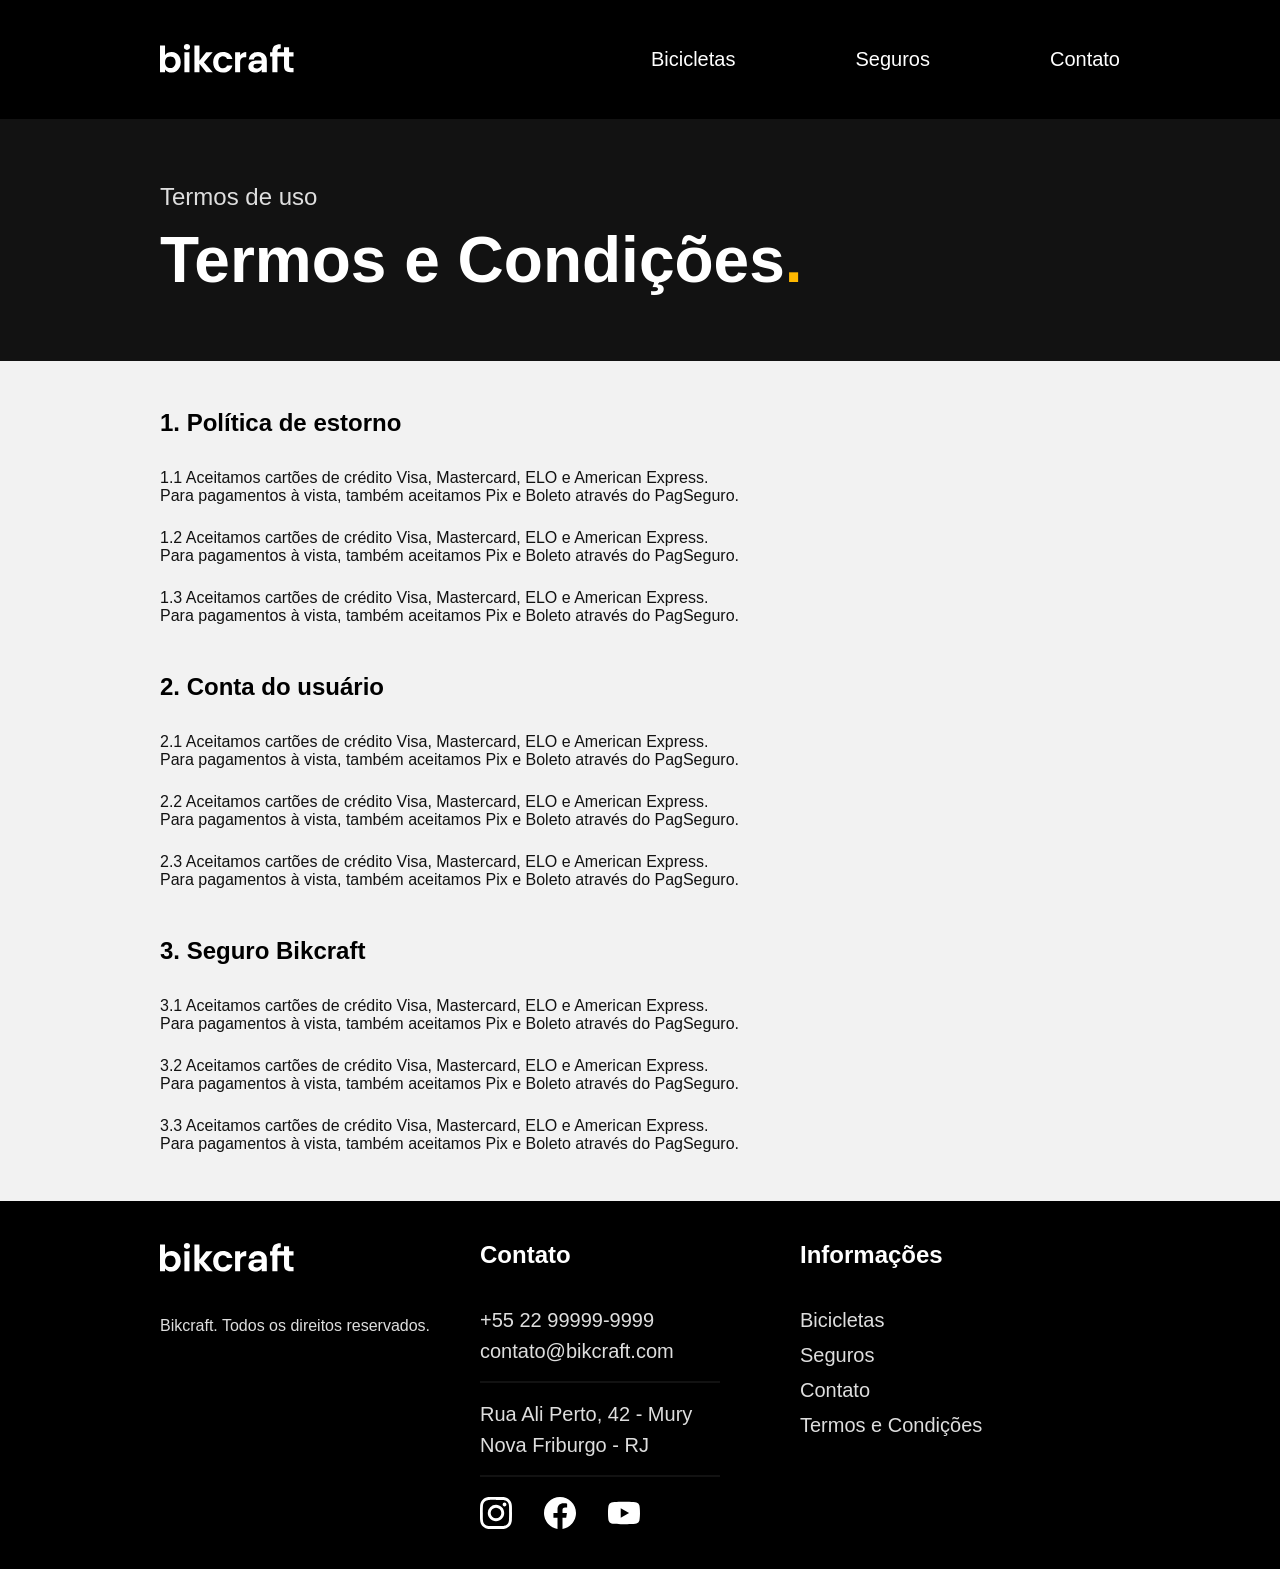
<file: termos.html>
<!DOCTYPE html>
<html>
    <head>
        <link rel="stylesheet" href="./css/estilo.css">
        <link rel="icon" href="./img/favicon.svg" type="image/svg+xml">
        <title>Termos e Condições | Bikcraft</title>
        <meta name="description" content="Termos e Condições.">
        <meta name="viewport" content="width=device-width, initial-scale=1.0">
        <script>document.documentElement.classList.add("js")</script>
    </head>

    <body>
        <header class="cabecalho">
            <a href="./index.html"><img class="logo" src="./img/bikcraft.svg" alt="Bikcraft"></a>
            
            <nav>
                <ul class="menu">
                    <li><a href="./bicicletas.html">Bicicletas</a></li>
                    <li><a href="./seguros.html">Seguros</a></li>
                    <li><a href="./contato.html">Contato</a></li>
                </ul>
            </nav>
        </header>

        <main class="termos-condicoes">
            <div class="termos-titulo">
                <h2>Termos de uso</h2>
                <h1>Termos e Condições<span>.</span></h1>
            </div>

            <div class="termos">
                <h2>1. Política de estorno</h2>
                <p>1.1 Aceitamos cartões de crédito Visa, Mastercard, ELO e American Express. Para pagamentos à vista, também aceitamos Pix e Boleto através do PagSeguro.</p>
                <p>1.2 Aceitamos cartões de crédito Visa, Mastercard, ELO e American Express. Para pagamentos à vista, também aceitamos Pix e Boleto através do PagSeguro.</p>
                <p>1.3 Aceitamos cartões de crédito Visa, Mastercard, ELO e American Express. Para pagamentos à vista, também aceitamos Pix e Boleto através do PagSeguro.</p>

                <h2>2. Conta do usuário</h2>
                <p>2.1 Aceitamos cartões de crédito Visa, Mastercard, ELO e American Express. Para pagamentos à vista, também aceitamos Pix e Boleto através do PagSeguro.</p>
                <p>2.2 Aceitamos cartões de crédito Visa, Mastercard, ELO e American Express. Para pagamentos à vista, também aceitamos Pix e Boleto através do PagSeguro.</p>
                <p>2.3 Aceitamos cartões de crédito Visa, Mastercard, ELO e American Express. Para pagamentos à vista, também aceitamos Pix e Boleto através do PagSeguro.</p>

                <h2>3. Seguro Bikcraft</h2>
                <p>3.1 Aceitamos cartões de crédito Visa, Mastercard, ELO e American Express. Para pagamentos à vista, também aceitamos Pix e Boleto através do PagSeguro.</p>
                <p>3.2 Aceitamos cartões de crédito Visa, Mastercard, ELO e American Express. Para pagamentos à vista, também aceitamos Pix e Boleto através do PagSeguro.</p>
                <p>3.3 Aceitamos cartões de crédito Visa, Mastercard, ELO e American Express. Para pagamentos à vista, também aceitamos Pix e Boleto através do PagSeguro.</p>
            </div>
        </main>

        <footer class="rodape">
            <div class="rodape-marca">
                <a href="./index.html"><img class="logo" src="./img/bikcraft.svg" alt="Bikcraft"></a>
                <p>Bikcraft. Todos os direitos reservados.</p>
            </div>

            <div class="rodape-contato">
                <h3>Contato</h3>

                <ul class="rodape-telemail">
                    <li>+55 22 99999-9999</li>
                    <li>contato@bikcraft.com</li>
                </ul>

                <ul class="rodape-endereco">
                    <li>Rua Ali Perto, 42 - Mury</li>
                    <li>Nova Friburgo - RJ</li>
                </ul>

                <div class="rodape-redes">
                    <a href="https://google.com"><img src="./img/redes/instagram.svg" alt="Instagram"></a>
                    <a href="https://google.com"><img src="./img/redes/facebook.svg" alt="Facebook"></a>
                    <a href="https://google.com"><img src="./img/redes/youtube.svg" alt="Youtube"></a>
                </div>
            </div>

            <div class="rodape-info">
                <h3>Informações</h3>

                <ul class="rodape-nav">
                    <li><a href="./bicicletas.html">Bicicletas</a></li>
                    <li><a href="./seguros.html">Seguros</a></li>
                    <li><a href="./contato.html">Contato</a></li>
                    <li><a href="./termos.html">Termos e Condições</a></li>
                </ul>
            </div>
        </footer>

        <script src="./javascript/script.js"></script>
    </body>
</html>
</file>
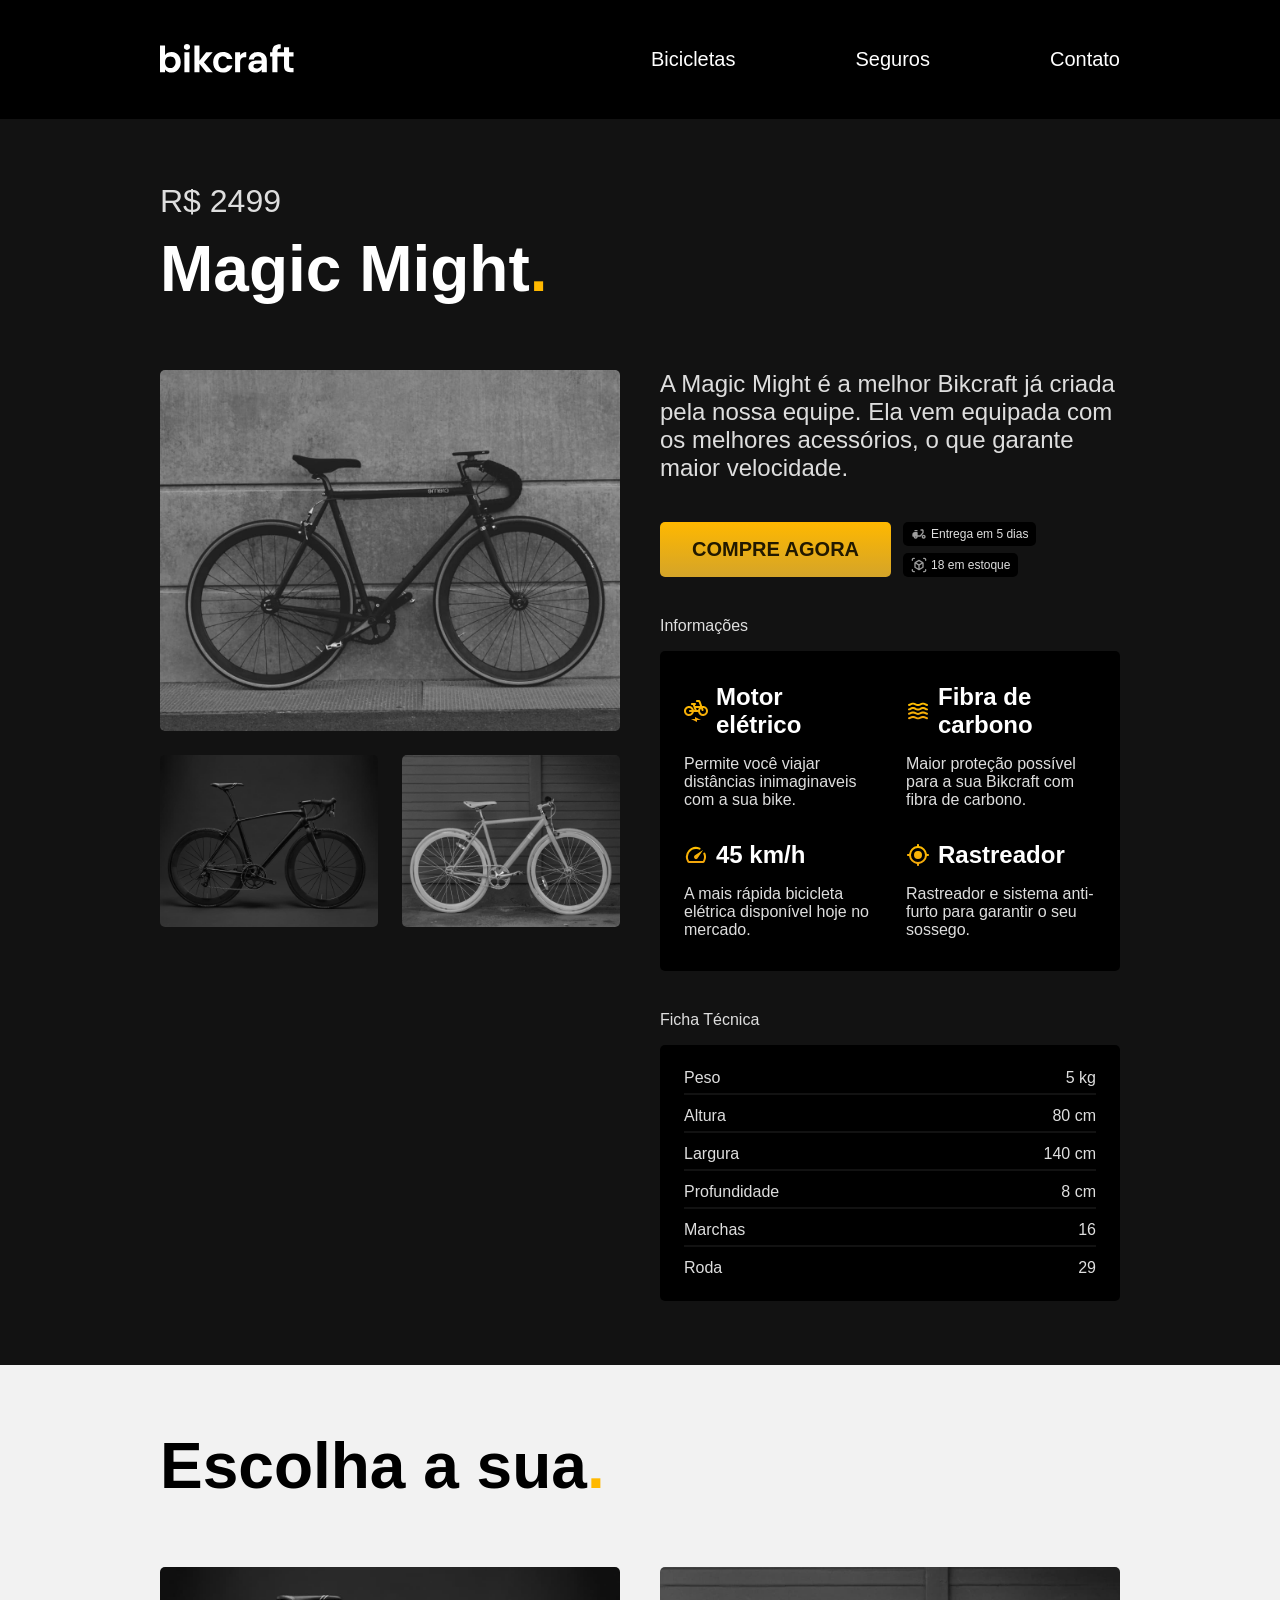
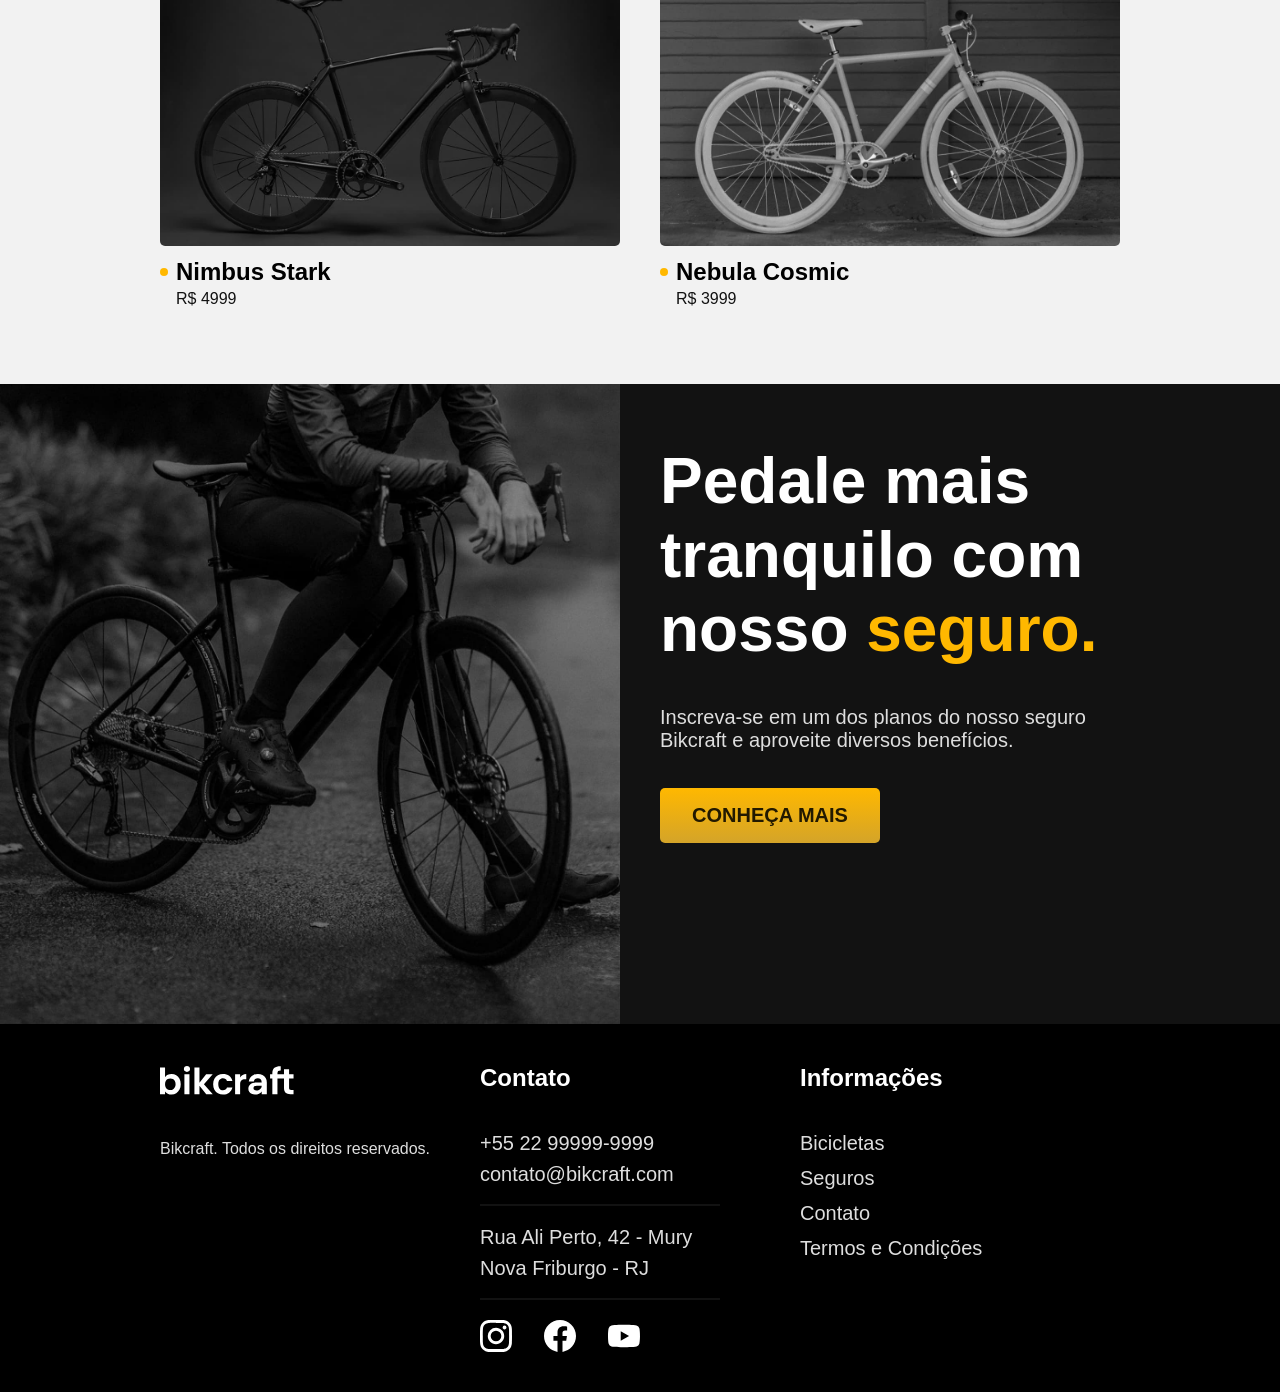
<file: bicicletas/magic.html>
<!DOCTYPE html>
<html>
    <head>
        <link rel="stylesheet" href="../css/estilo.css">
        <link rel="icon" href="../img/favicon.svg" type="image/svg+xml">
        <title>Magic Might | Bikcraft</title>
        <meta name="description" content="Magic Might.">
        <meta name="viewport" content="width=device-width, initial-scale=1.0">
        <script>document.documentElement.classList.add("js")</script>
    </head>

    <body>
        <header class="cabecalho">
            <a href="../index.html"><img class="logo" src="../img/bikcraft.svg" alt="Bikcraft"></a>
            
            <nav>
                <ul class="menu">
                    <li><a href="../bicicletas.html">Bicicletas</a></li>
                    <li><a href="../seguros.html">Seguros</a></li>
                    <li><a href="../contato.html">Contato</a></li>
                </ul>
            </nav>
        </header>

        <main class="magic">
            <div class="magic-titulo">
                <h2>R$ 2499</h2>
                <h1>Magic Might<span>.</span></h1>
            </div>

            <div class="magic-conteudo">
                <div class="magic-imagens">
                    <img src="../img/bicicleta/nimbus2.jpg" alt="Bicicleta preta">
                    <img src="../img/bicicleta/nimbus1.jpg" alt="Bicicleta preta">
                    <img src="../img/bicicleta/nimbus3.jpg" alt="Bicicleta branca">
                </div>

                <div class="magic-texto">
                    <p>A Magic Might é a melhor Bikcraft já criada pela nossa equipe. Ela vem equipada com os melhores acessórios, o que garante maior velocidade.</p>

                    <div class="magic-comprar">
                        <a class="botao" href="../orcamento.html?tipo=bikcraft&produto=magic">COMPRE AGORA</a>
                        <p class="magic-entrega"><img src="../img/icones/entrega.svg">Entrega em 5 dias</p>
                        <p class="magic-estoque"><img src="../img/icones/estoque.svg">18 em estoque</p>
                    </div>

                    <h2>Informações</h2>

                    <ul class="magic-informacoes">
                        <li class="magic-item">
                            <img src="../img/icones/eletrica.svg">
                            <h3>Motor elétrico</h3>
                            <p>Permite você viajar distâncias inimaginaveis com a sua bike.</p>
                        </li>

                        <li class="magic-item">
                            <img src="../img/icones/carbono.svg">
                            <h3>Fibra de carbono</h3>
                            <p>Maior proteção possível para a sua Bikcraft com fibra de carbono.</p>
                        </li>

                        <li class="magic-item">
                            <img src="../img/icones/velocidade.svg">
                            <h3>45 km/h</h3>
                            <p>A mais rápida bicicleta elétrica disponível hoje no mercado.</p>
                        </li>

                        <li class="magic-item">
                            <img src="../img/icones/rastreador.svg">
                            <h3>Rastreador</h3>
                            <p>Rastreador e sistema anti-furto para garantir o seu sossego.</p>
                        </li>
                    </ul>

                    <h2>Ficha Técnica</h2>

                    <ul class="magic-ficha">
                        <li class="magic-caracteristicas">Peso <span>5 kg</span></li>
                        <li class="magic-caracteristicas">Altura <span>80 cm</span></li>
                        <li class="magic-caracteristicas">Largura <span>140 cm</span></li>
                        <li class="magic-caracteristicas">Profundidade <span>8 cm</span></li>
                        <li class="magic-caracteristicas">Marchas <span>16</span></li>
                        <li class="magic-caracteristicas">Roda <span>29</span></li>
                    </ul>
                </div>
            </div>
        </main>

        <article class="magic-outras">
            <h2>Escolha a sua<span>.</span></h2>

            <ul>
                <li><a href="../bicicletas/nimbus.html">
                    <img src="../img/bicicletas/nimbus.jpg" alt="Bicicleta preta">
                    <h3>Nimbus Stark</h3>
                    <p>R$ 4999</p>
                </a></li>

                <li><a href="../bicicletas/nebula.html">
                    <img src="../img/bicicletas/nebula.jpg" alt="Bicicleta branca">
                    <h3>Nebula Cosmic</h3>
                    <p>R$ 3999</p>
                </a></li>
            </ul>
        </article>

        <article class="magic-seguro">
            <div class="seguro-imagem">
                <img src="../img/fotos/seguros.jpg" alt="Pessoa parada em cima de uma bicicleta">
            </div>

            <div class="seguro-texto">
                <h2>Pedale mais tranquilo com nosso <span>seguro.</span></h2>
                <p>Inscreva-se em um dos planos do nosso seguro Bikcraft e aproveite diversos benefícios.</p>
                <a class="botao" href="../seguros.html">CONHEÇA MAIS</a>
            </div>
        </article>

        <footer class="rodape">
            <div class="rodape-marca">
                <a href="../index.html"><img class="logo" src="../img/bikcraft.svg" alt="Bikcraft"></a>
                <p>Bikcraft. Todos os direitos reservados.</p>
            </div>

            <div class="rodape-contato">
                <h3>Contato</h3>

                <ul class="rodape-telemail">
                    <li>+55 22 99999-9999</li>
                    <li>contato@bikcraft.com</li>
                </ul>

                <ul class="rodape-endereco">
                    <li>Rua Ali Perto, 42 - Mury</li>
                    <li>Nova Friburgo - RJ</li>
                </ul>

                <div class="rodape-redes">
                    <a href="https://google.com"><img src="../img/redes/instagram.svg" alt="Instagram"></a>
                    <a href="https://google.com"><img src="../img/redes/facebook.svg" alt="Facebook"></a>
                    <a href="https://google.com"><img src="../img/redes/youtube.svg" alt="Youtube"></a>
                </div>
            </div>

            <div class="rodape-info">
                <h3>Informações</h3>

                <ul class="rodape-nav">
                    <li><a href="../bicicletas.html">Bicicletas</a></li>
                    <li><a href="../seguros.html">Seguros</a></li>
                    <li><a href="../contato.html">Contato</a></li>
                    <li><a href="../termos.html">Termos e Condições</a></li>
                </ul>
            </div>
        </footer>

        <script src="../javascript/script.js"></script>
    </body>
</html>
</file>
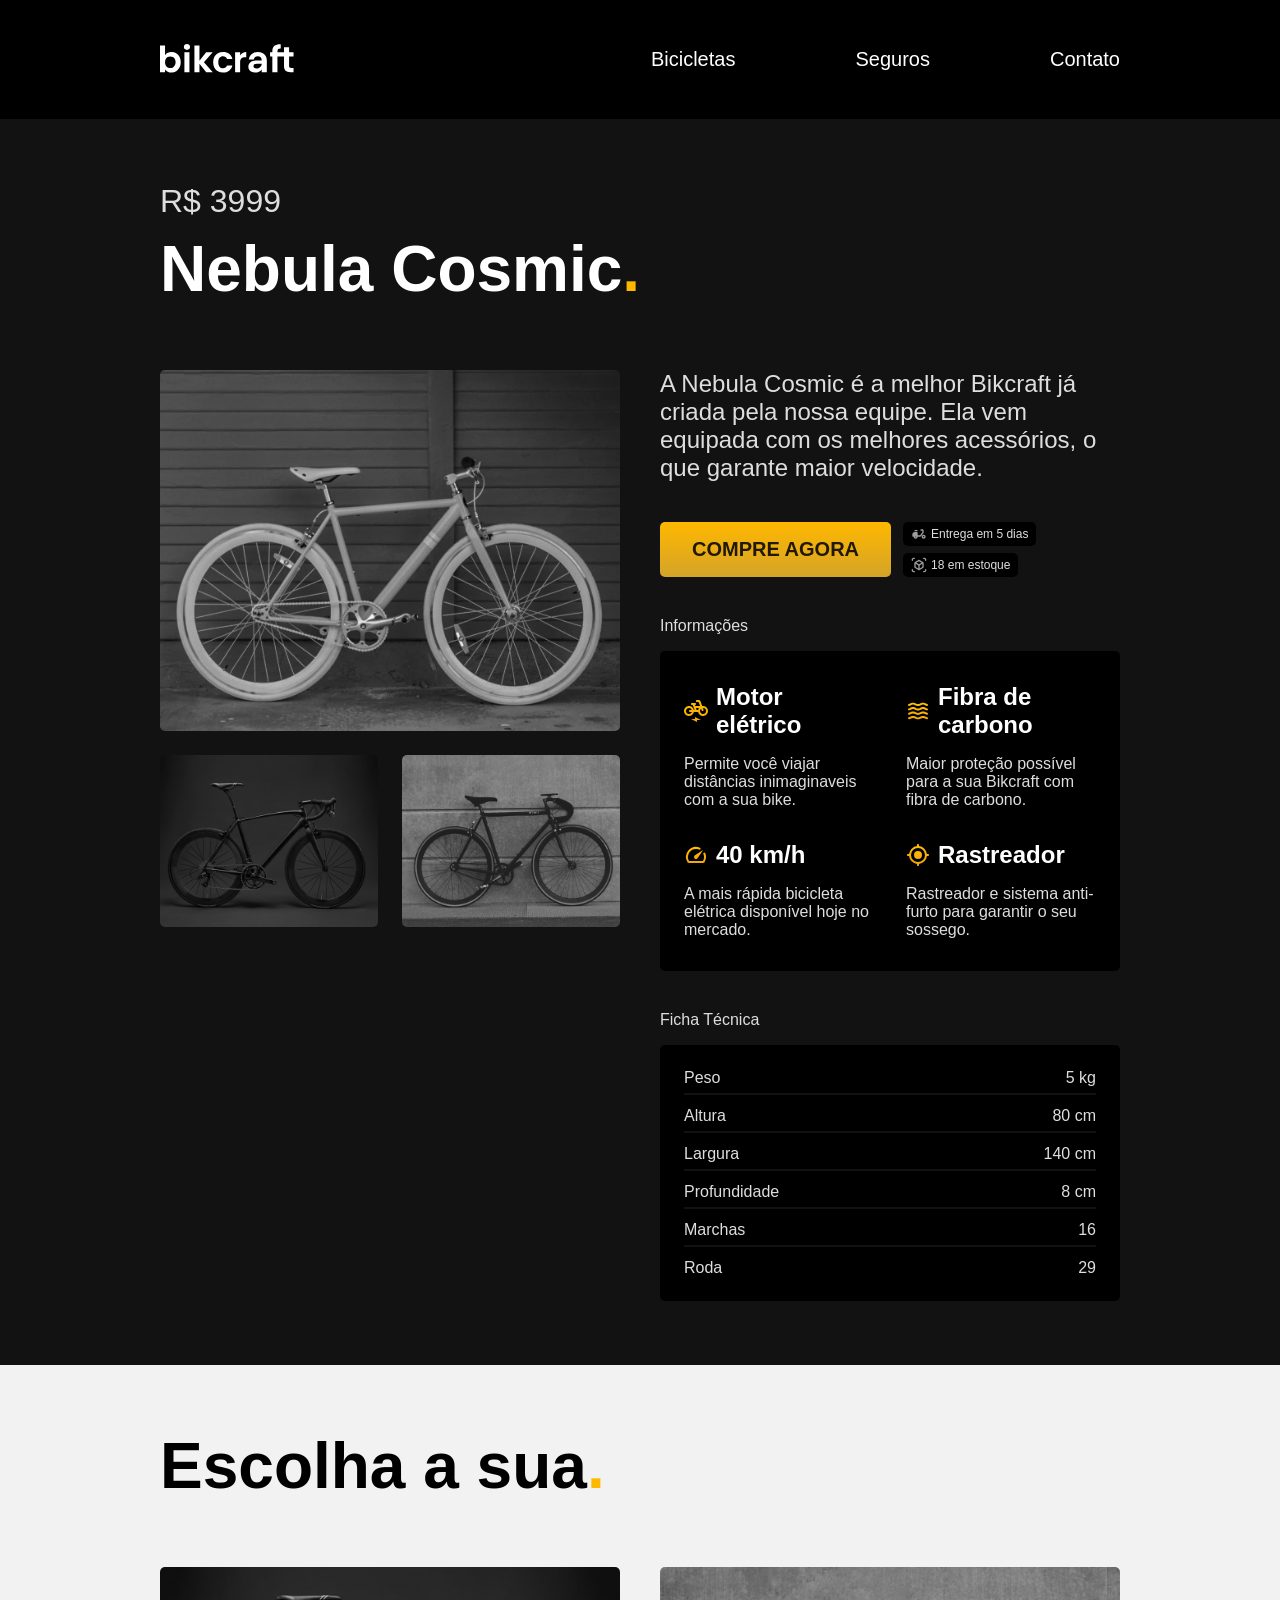
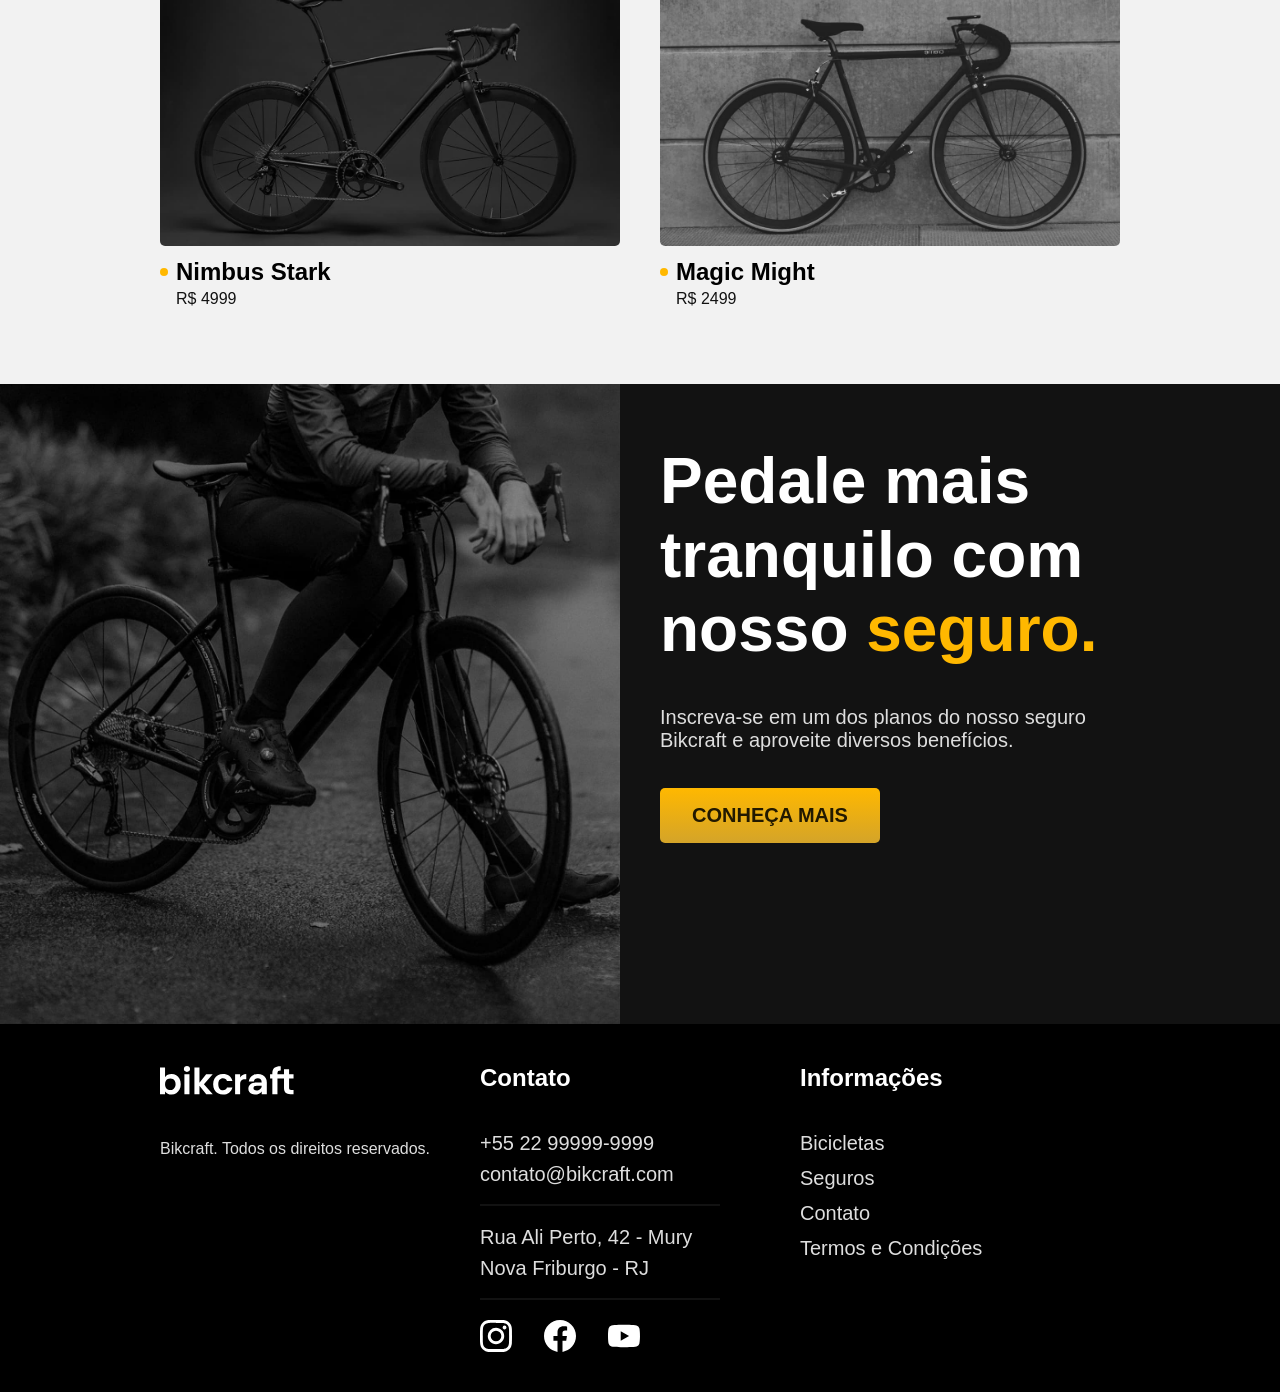
<file: bicicletas/nebula.html>
<!DOCTYPE html>
<html>
    <head>
        <link rel="stylesheet" href="../css/estilo.css">
        <link rel="icon" href="../img/favicon.svg" type="image/svg+xml">
        <title>Nebula Cosmic | Bikcraft</title>
        <meta name="description" content="Nebula Cosmic.">
        <meta name="viewport" content="width=device-width, initial-scale=1.0">
        <script>document.documentElement.classList.add("js")</script>
    </head>

    <body>
        <header class="cabecalho">
            <a href="../index.html"><img class="logo" src="../img/bikcraft.svg" alt="Bikcraft"></a>
            
            <nav>
                <ul class="menu">
                    <li><a href="../bicicletas.html">Bicicletas</a></li>
                    <li><a href="../seguros.html">Seguros</a></li>
                    <li><a href="../contato.html">Contato</a></li>
                </ul>
            </nav>
        </header>

        <main class="nebula">
            <div class="nebula-titulo">
                <h2>R$ 3999</h2>
                <h1>Nebula Cosmic<span>.</span></h1>
            </div>

            <div class="nebula-conteudo">
                <div class="nebula-imagens">
                    <img src="../img/bicicleta/nimbus3.jpg" alt="Bicicleta branca">
                    <img src="../img/bicicleta/nimbus1.jpg" alt="Bicicleta preta">
                    <img src="../img/bicicleta/nimbus2.jpg" alt="Bicicleta preta">
                </div>

                <div class="nebula-texto">
                    <p>A Nebula Cosmic é a melhor Bikcraft já criada pela nossa equipe. Ela vem equipada com os melhores acessórios, o que garante maior velocidade.</p>

                    <div class="nebula-comprar">
                        <a class="botao" href="../orcamento.html?tipo=bikcraft&produto=nebula">COMPRE AGORA</a>
                        <p class="nebula-entrega"><img src="../img/icones/entrega.svg">Entrega em 5 dias</p>
                        <p class="nebula-estoque"><img src="../img/icones/estoque.svg">18 em estoque</p>
                    </div>

                    <h2>Informações</h2>

                    <ul class="nebula-informacoes">
                        <li class="nebula-item">
                            <img src="../img/icones/eletrica.svg">
                            <h3>Motor elétrico</h3>
                            <p>Permite você viajar distâncias inimaginaveis com a sua bike.</p>
                        </li>

                        <li class="nebula-item">
                            <img src="../img/icones/carbono.svg">
                            <h3>Fibra de carbono</h3>
                            <p>Maior proteção possível para a sua Bikcraft com fibra de carbono.</p>
                        </li>

                        <li class="nebula-item">
                            <img src="../img/icones/velocidade.svg">
                            <h3>40 km/h</h3>
                            <p>A mais rápida bicicleta elétrica disponível hoje no mercado.</p>
                        </li>

                        <li class="nebula-item">
                            <img src="../img/icones/rastreador.svg">
                            <h3>Rastreador</h3>
                            <p>Rastreador e sistema anti-furto para garantir o seu sossego.</p>
                        </li>
                    </ul>

                    <h2>Ficha Técnica</h2>

                    <ul class="nebula-ficha">
                        <li class="nebula-caracteristicas">Peso <span>5 kg</span></li>
                        <li class="nebula-caracteristicas">Altura <span>80 cm</span></li>
                        <li class="nebula-caracteristicas">Largura <span>140 cm</span></li>
                        <li class="nebula-caracteristicas">Profundidade <span>8 cm</span></li>
                        <li class="nebula-caracteristicas">Marchas <span>16</span></li>
                        <li class="nebula-caracteristicas">Roda <span>29</span></li>
                    </ul>
                </div>
            </div>
        </main>

        <article class="nebula-outras">
            <h2>Escolha a sua<span>.</span></h2>

            <ul>
                <li><a href="../bicicletas/nimbus.html">
                    <img src="../img/bicicletas/nimbus.jpg" alt="Bicicleta preta">
                    <h3>Nimbus Stark</h3>
                    <p>R$ 4999</p>
                </a></li>

                <li><a href="../bicicletas/magic.html">
                    <img src="../img/bicicletas/magic.jpg" alt="Bicicleta preta">
                    <h3>Magic Might</h3>
                    <p>R$ 2499</p>
                </a></li>
            </ul>
        </article>

        <article class="nebula-seguro">
            <div class="seguro-imagem">
                <img src="../img/fotos/seguros.jpg" alt="Pessoa parada em cima de uma bicicleta">
            </div>

            <div class="seguro-texto">
                <h2>Pedale mais tranquilo com nosso <span>seguro.</span></h2>
                <p>Inscreva-se em um dos planos do nosso seguro Bikcraft e aproveite diversos benefícios.</p>
                <a class="botao" href="../seguros.html">CONHEÇA MAIS</a>
            </div>
        </article>

        <footer class="rodape">
            <div class="rodape-marca">
                <a href="../index.html"><img class="logo" src="../img/bikcraft.svg" alt="Bikcraft"></a>
                <p>Bikcraft. Todos os direitos reservados.</p>
            </div>

            <div class="rodape-contato">
                <h3>Contato</h3>

                <ul class="rodape-telemail">
                    <li>+55 22 99999-9999</li>
                    <li>contato@bikcraft.com</li>
                </ul>

                <ul class="rodape-endereco">
                    <li>Rua Ali Perto, 42 - Mury</li>
                    <li>Nova Friburgo - RJ</li>
                </ul>

                <div class="rodape-redes">
                    <a href="https://google.com"><img src="../img/redes/instagram.svg" alt="Instagram"></a>
                    <a href="https://google.com"><img src="../img/redes/facebook.svg" alt="Facebook"></a>
                    <a href="https://google.com"><img src="../img/redes/youtube.svg" alt="Youtube"></a>
                </div>
            </div>

            <div class="rodape-info">
                <h3>Informações</h3>

                <ul class="rodape-nav">
                    <li><a href="../bicicletas.html">Bicicletas</a></li>
                    <li><a href="../seguros.html">Seguros</a></li>
                    <li><a href="../contato.html">Contato</a></li>
                    <li><a href="../termos.html">Termos e Condições</a></li>
                </ul>
            </div>
        </footer>

        <script src="../javascript/script.js"></script>
    </body>
</html>
</file>
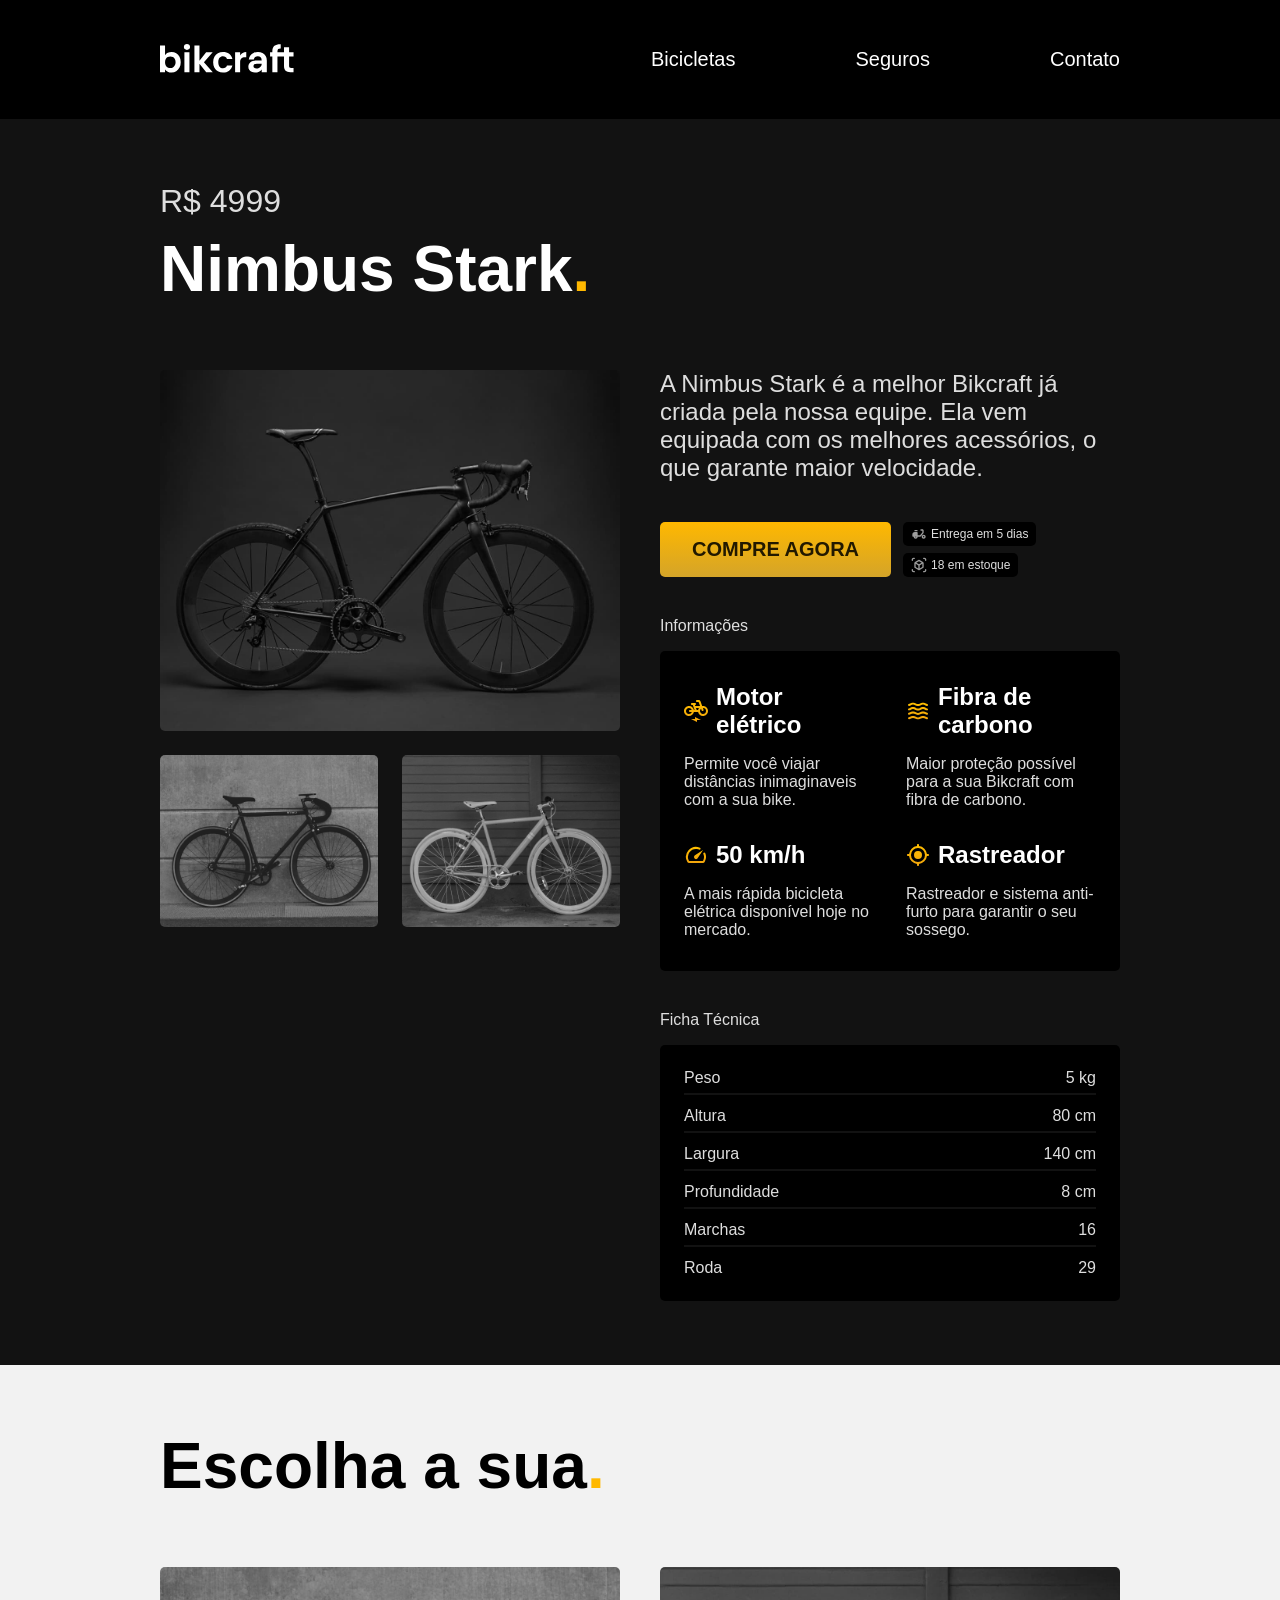
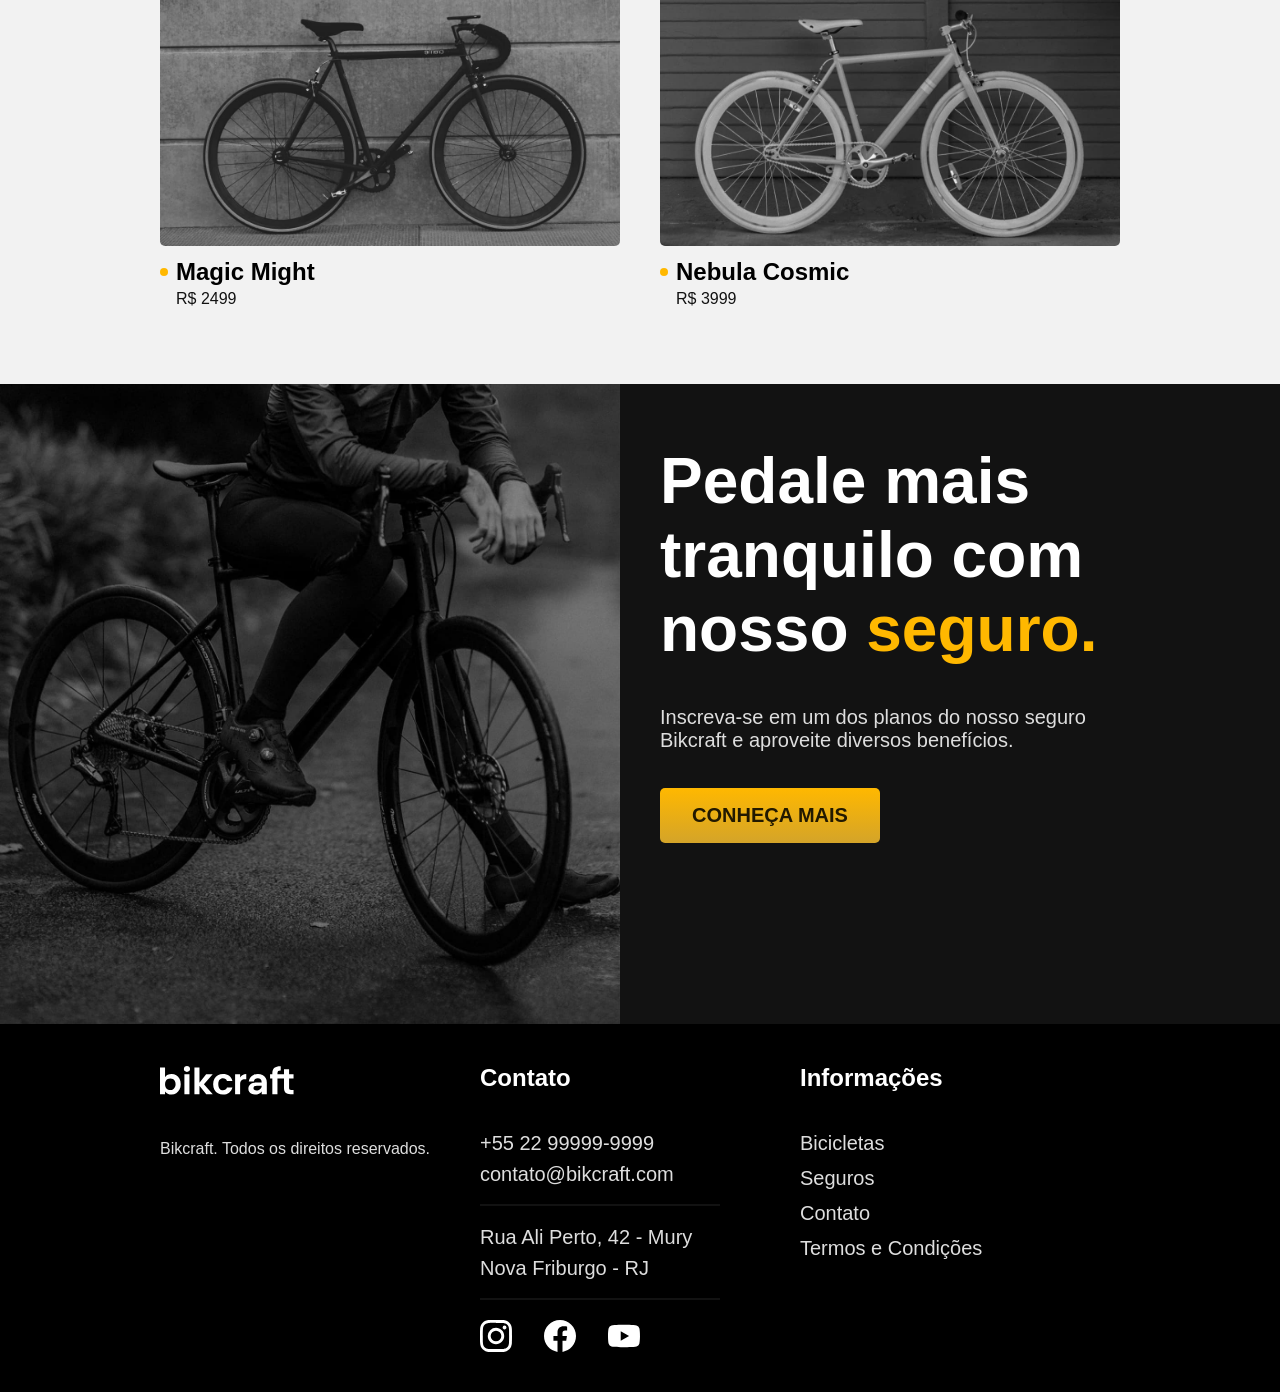
<file: bicicletas/nimbus.html>
<!DOCTYPE html>
<html>
    <head>
        <link rel="stylesheet" href="../css/estilo.css">
        <link rel="icon" href="../img/favicon.svg" type="image/svg+xml">
        <title>Nimbus Stark | Bikcraft</title>
        <meta name="description" content="Nimbus Stark.">
        <meta name="viewport" content="width=device-width, initial-scale=1.0">
        <script>document.documentElement.classList.add("js")</script>
    </head>

    <body>
        <header class="cabecalho">
            <a href="../index.html"><img class="logo" src="../img/bikcraft.svg" alt="Bikcraft"></a>
            
            <nav>
                <ul class="menu">
                    <li><a href="../bicicletas.html">Bicicletas</a></li>
                    <li><a href="../seguros.html">Seguros</a></li>
                    <li><a href="../contato.html">Contato</a></li>
                </ul>
            </nav>
        </header>

        <main class="nimbus">
            <div class="nimbus-titulo">
                <h2>R$ 4999</h2>
                <h1>Nimbus Stark<span>.</span></h1>
            </div>

            <div class="nimbus-conteudo">
                <div class="nimbus-imagens">
                    <img src="../img/bicicleta/nimbus1.jpg" alt="Bicicleta preta">
                    <img src="../img/bicicleta/nimbus2.jpg" alt="Bicicleta preta">
                    <img src="../img/bicicleta/nimbus3.jpg" alt="Bicicleta branca">
                </div>

                <div class="nimbus-texto">
                    <p>A Nimbus Stark é a melhor Bikcraft já criada pela nossa equipe. Ela vem equipada com os melhores acessórios, o que garante maior velocidade.</p>

                    <div class="nimbus-comprar">
                        <a class="botao" href="../orcamento.html?tipo=bikcraft&produto=nimbus">COMPRE AGORA</a>
                        <p class="nimbus-entrega"><img src="../img/icones/entrega.svg">Entrega em 5 dias</p>
                        <p class="nimbus-estoque"><img src="../img/icones/estoque.svg">18 em estoque</p>
                    </div>

                    <h2>Informações</h2>

                    <ul class="nimbus-informacoes">
                        <li class="nimbus-item">
                            <img src="../img/icones/eletrica.svg">
                            <h3>Motor elétrico</h3>
                            <p>Permite você viajar distâncias inimaginaveis com a sua bike.</p>
                        </li>

                        <li class="nimbus-item">
                            <img src="../img/icones/carbono.svg">
                            <h3>Fibra de carbono</h3>
                            <p>Maior proteção possível para a sua Bikcraft com fibra de carbono.</p>
                        </li>

                        <li class="nimbus-item">
                            <img src="../img/icones/velocidade.svg">
                            <h3>50 km/h</h3>
                            <p>A mais rápida bicicleta elétrica disponível hoje no mercado.</p>
                        </li>

                        <li class="nimbus-item">
                            <img src="../img/icones/rastreador.svg">
                            <h3>Rastreador</h3>
                            <p>Rastreador e sistema anti-furto para garantir o seu sossego.</p>
                        </li>
                    </ul>

                    <h2>Ficha Técnica</h2>

                    <ul class="nimbus-ficha">
                        <li class="nimbus-caracteristicas">Peso <span>5 kg</span></li>
                        <li class="nimbus-caracteristicas">Altura <span>80 cm</span></li>
                        <li class="nimbus-caracteristicas">Largura <span>140 cm</span></li>
                        <li class="nimbus-caracteristicas">Profundidade <span>8 cm</span></li>
                        <li class="nimbus-caracteristicas">Marchas <span>16</span></li>
                        <li class="nimbus-caracteristicas">Roda <span>29</span></li>
                    </ul>
                </div>
            </div>
        </main>

        <article class="nimbus-outras">
            <h2>Escolha a sua<span>.</span></h2>

            <ul>
                <li><a href="../bicicletas/magic.html">
                    <img src="../img/bicicletas/magic.jpg" alt="Bicicleta preta">
                    <h3>Magic Might</h3>
                    <p>R$ 2499</p>
                </a></li>

                <li><a href="../bicicletas/nebula.html">
                    <img src="../img/bicicletas/nebula.jpg" alt="Bicicleta branca">
                    <h3>Nebula Cosmic</h3>
                    <p>R$ 3999</p>
                </a></li>
            </ul>
        </article>

        <article class="nimbus-seguro">
            <div class="seguro-imagem">
                <img src="../img/fotos/seguros.jpg" alt="Pessoa parada em cima de uma bicicleta Bikcraft">
            </div>

            <div class="seguro-texto">
                <h2>Pedale mais tranquilo com nosso <span>seguro.</span></h2>
                <p>Inscreva-se em um dos planos do nosso seguro Bikcraft e aproveite diversos benefícios.</p>
                <a class="botao" href="../seguros.html">CONHEÇA MAIS</a>
            </div>
        </article>

        <footer class="rodape">
            <div class="rodape-marca">
                <a href="../index.html"><img class="logo" src="../img/bikcraft.svg" alt="Bikcraft"></a>
                <p>Bikcraft. Todos os direitos reservados.</p>
            </div>

            <div class="rodape-contato">
                <h3>Contato</h3>

                <ul class="rodape-telemail">
                    <li>+55 22 99999-9999</li>
                    <li>contato@bikcraft.com</li>
                </ul>

                <ul class="rodape-endereco">
                    <li>Rua Ali Perto, 42 - Mury</li>
                    <li>Nova Friburgo - RJ</li>
                </ul>

                <div class="rodape-redes">
                    <a href="https://google.com"><img src="../img/redes/instagram.svg" alt="Instagram"></a>
                    <a href="https://google.com"><img src="../img/redes/facebook.svg" alt="Facebook"></a>
                    <a href="https://google.com"><img src="../img/redes/youtube.svg" alt="Youtube"></a>
                </div>
            </div>

            <div class="rodape-info">
                <h3>Informações</h3>

                <ul class="rodape-nav">
                    <li><a href="../bicicletas.html">Bicicletas</a></li>
                    <li><a href="../seguros.html">Seguros</a></li>
                    <li><a href="../contato.html">Contato</a></li>
                    <li><a href="../termos.html">Termos e Condições</a></li>
                </ul>
            </div>
        </footer>

        <script src="../javascript/script.js"></script>
    </body>
</html>
</file>
<file: css/estilo.css>
@import "./global.css";
@import "./cabecalho.css";
@import "./rodape.css";

@import "./index.css";

@import "./bicicletas.css";

@import "./nimbus.css";
@import "./magic.css";
@import "./nebula.css";

@import "./seguros.css";

@import "./contato.css";

@import "./orcamento.css";

@import "./termos.css";
</file>
